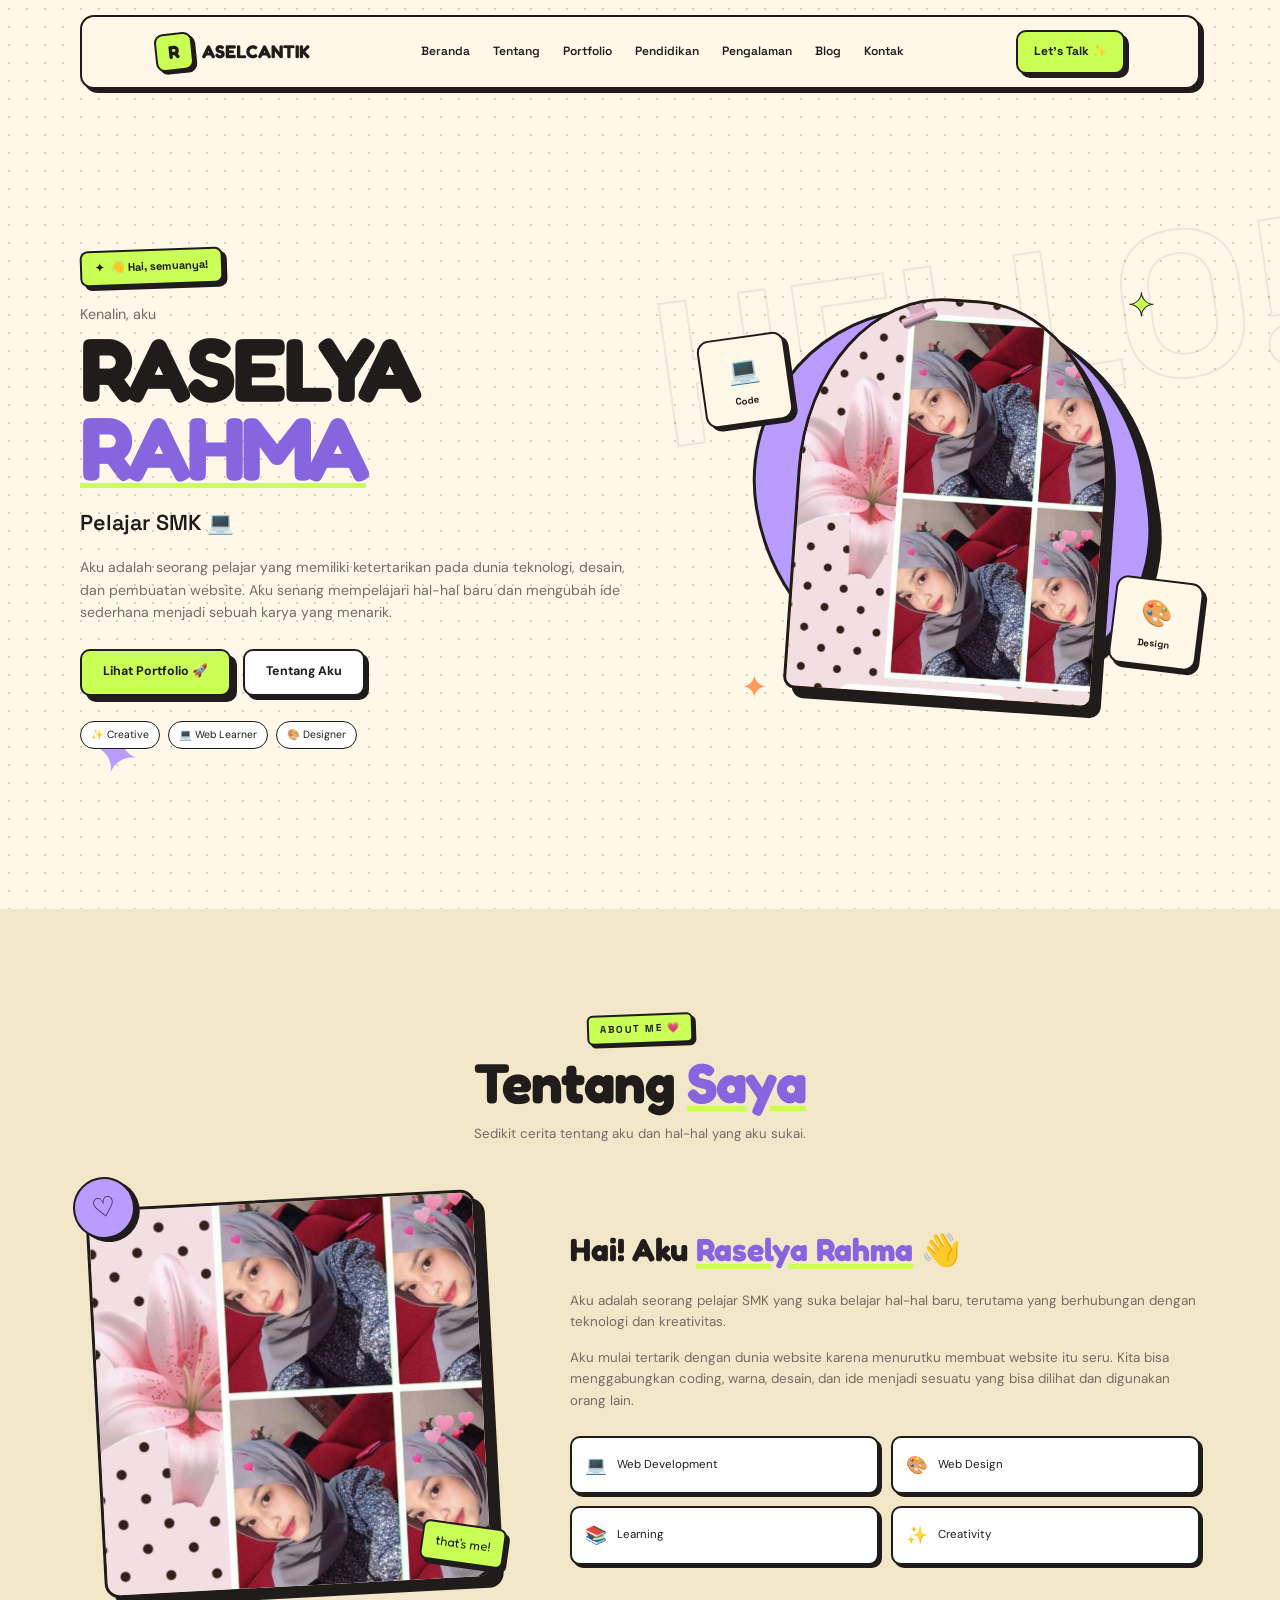
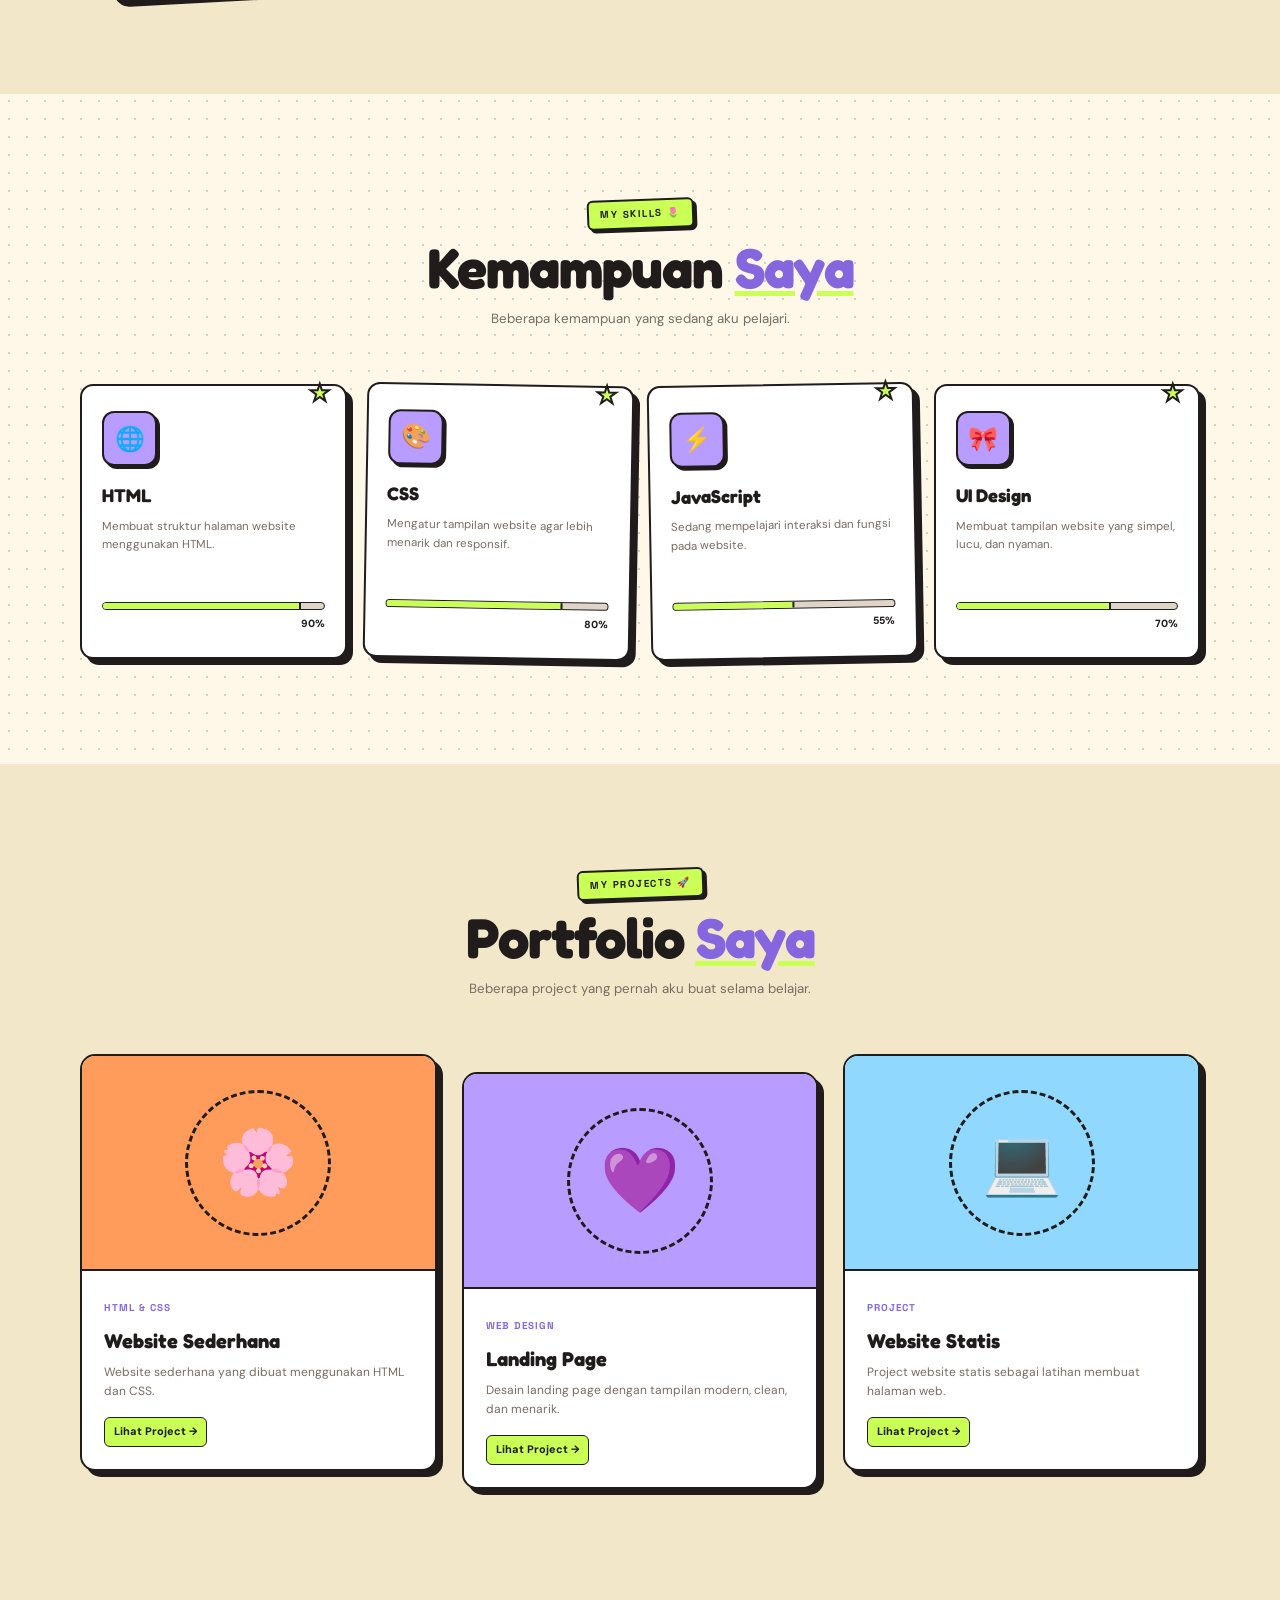
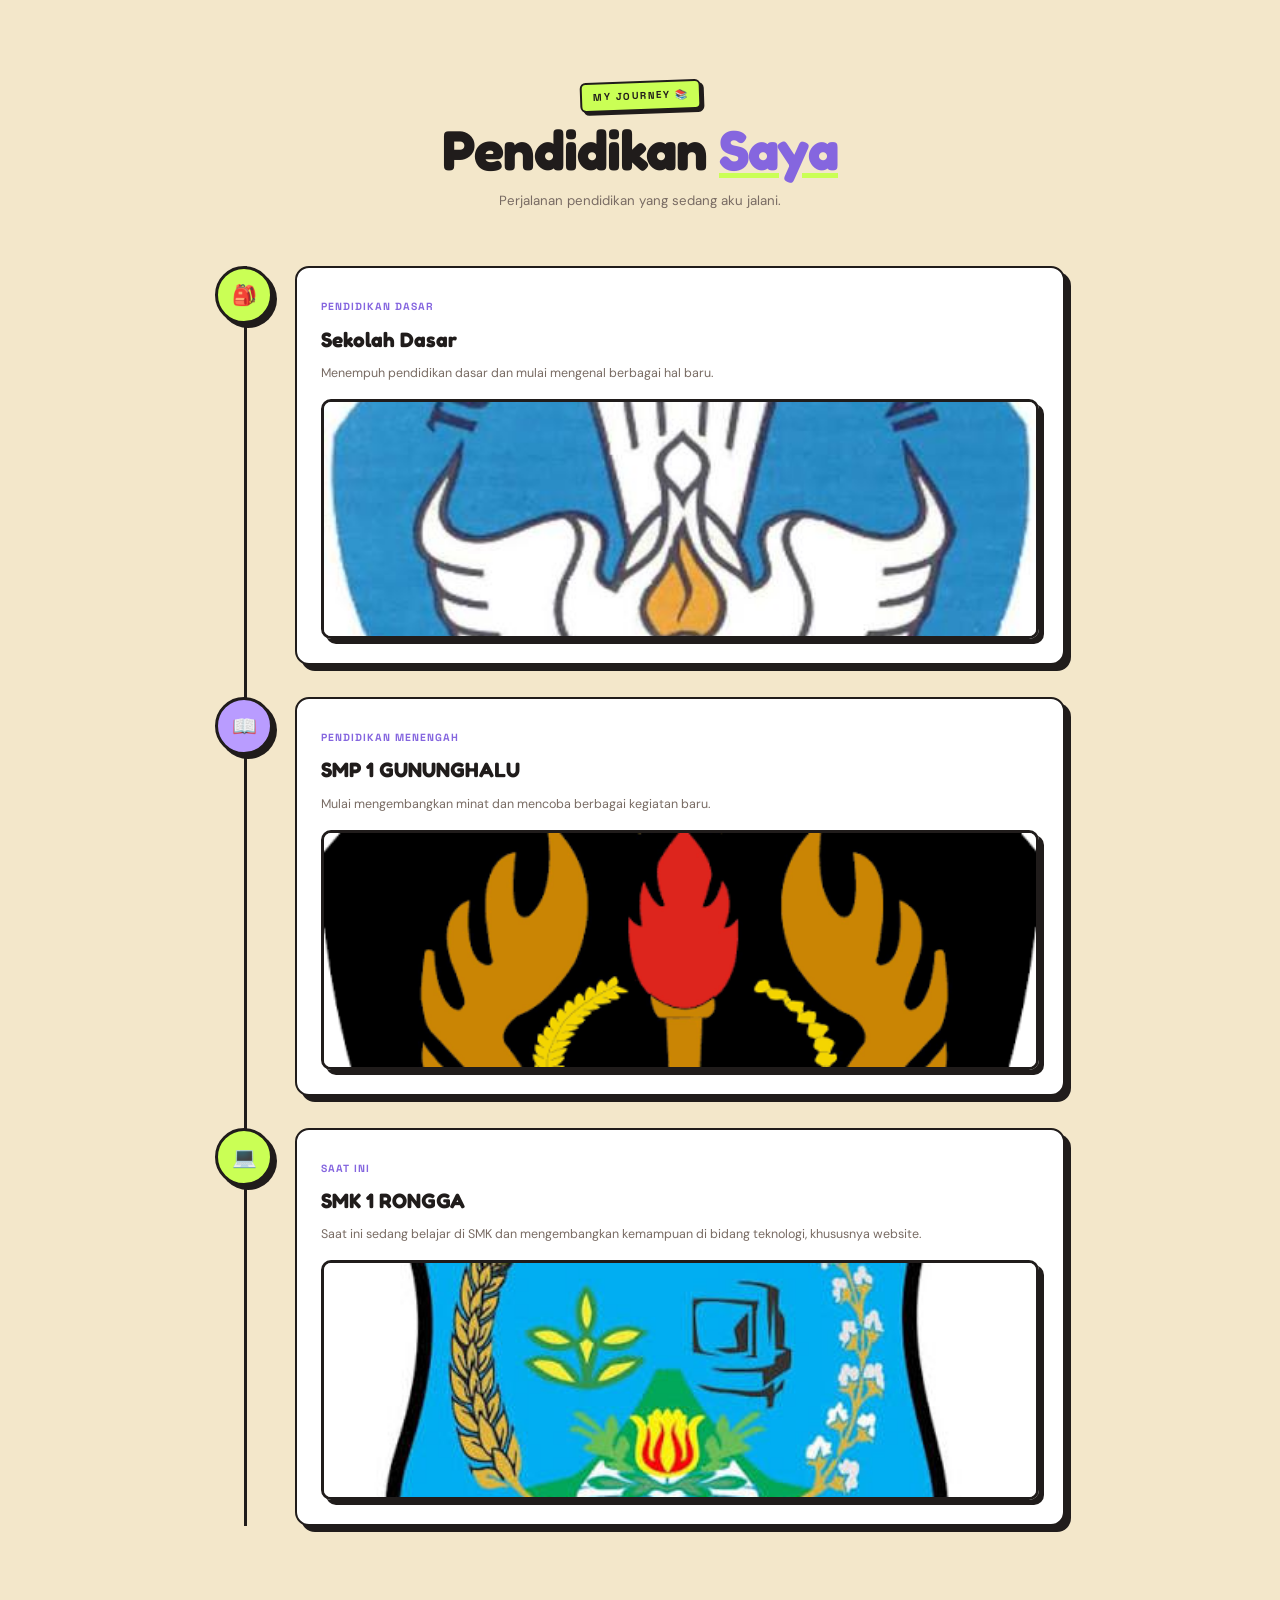
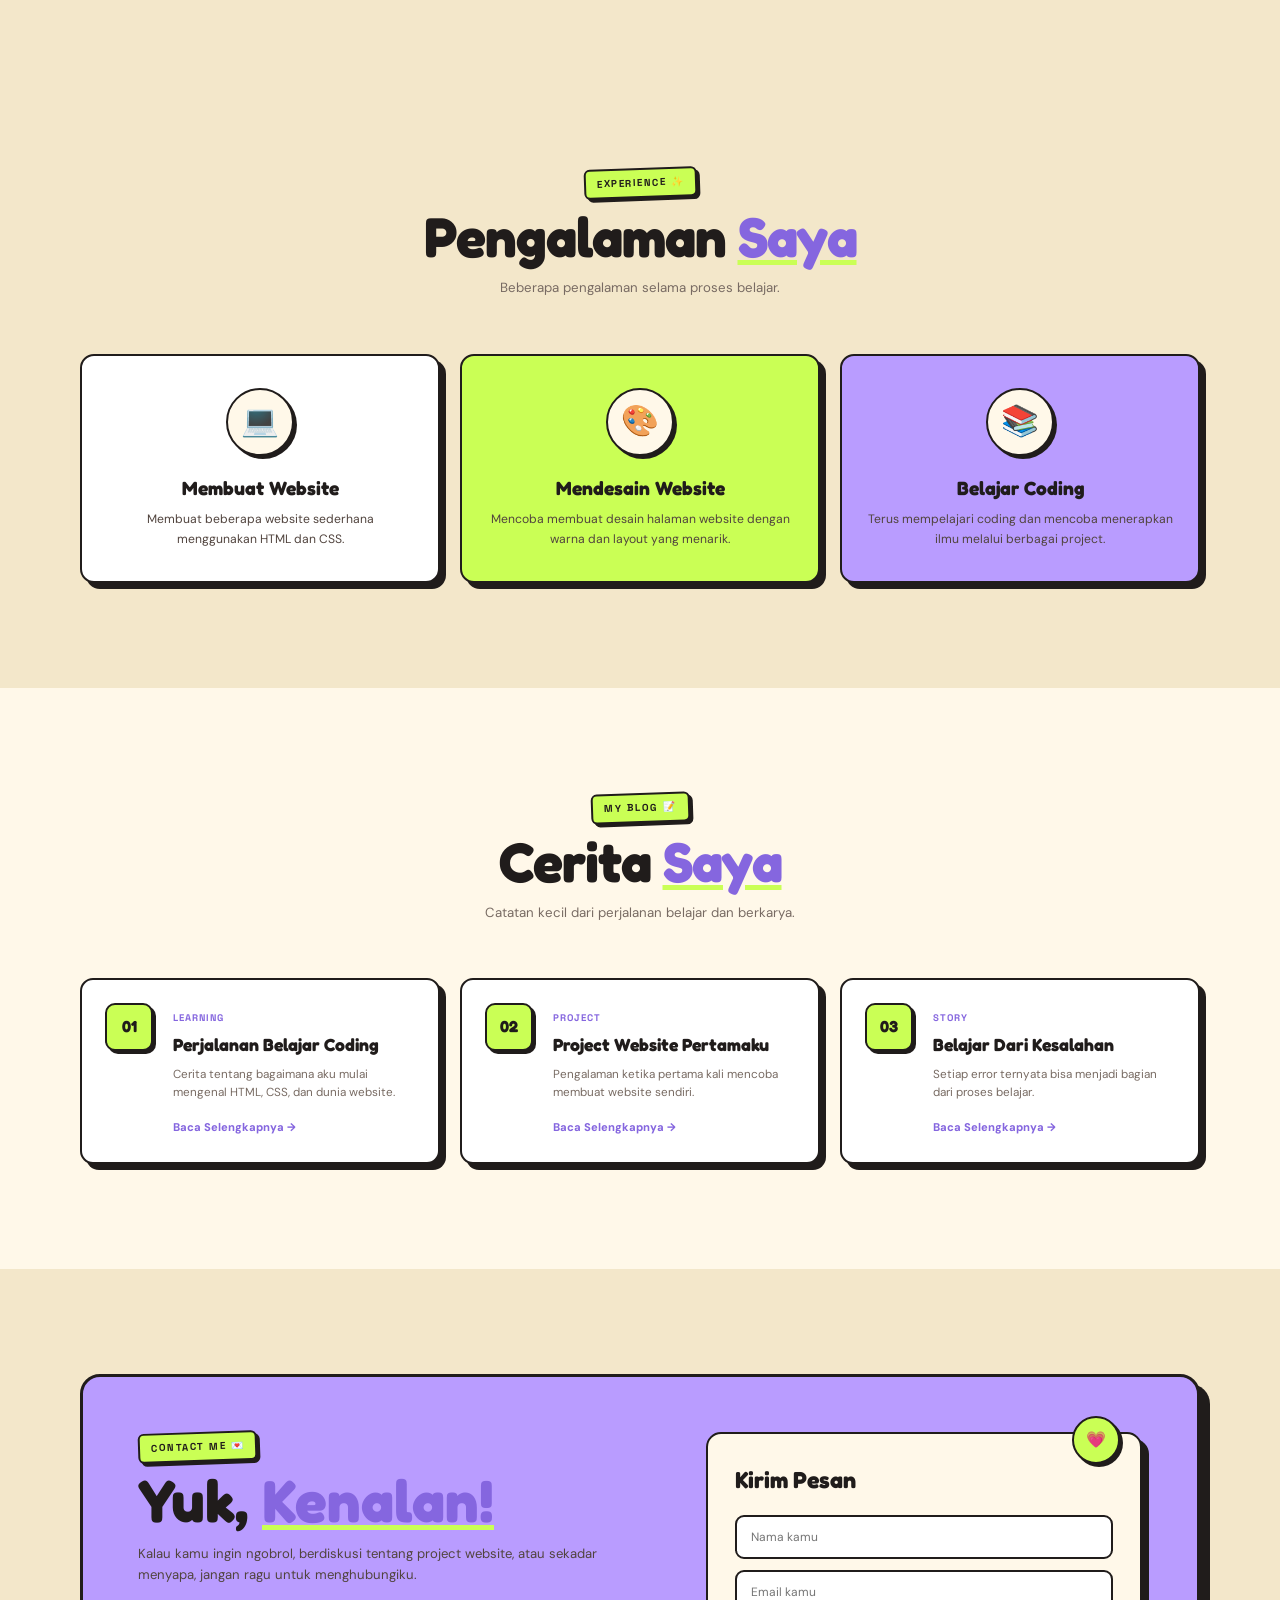
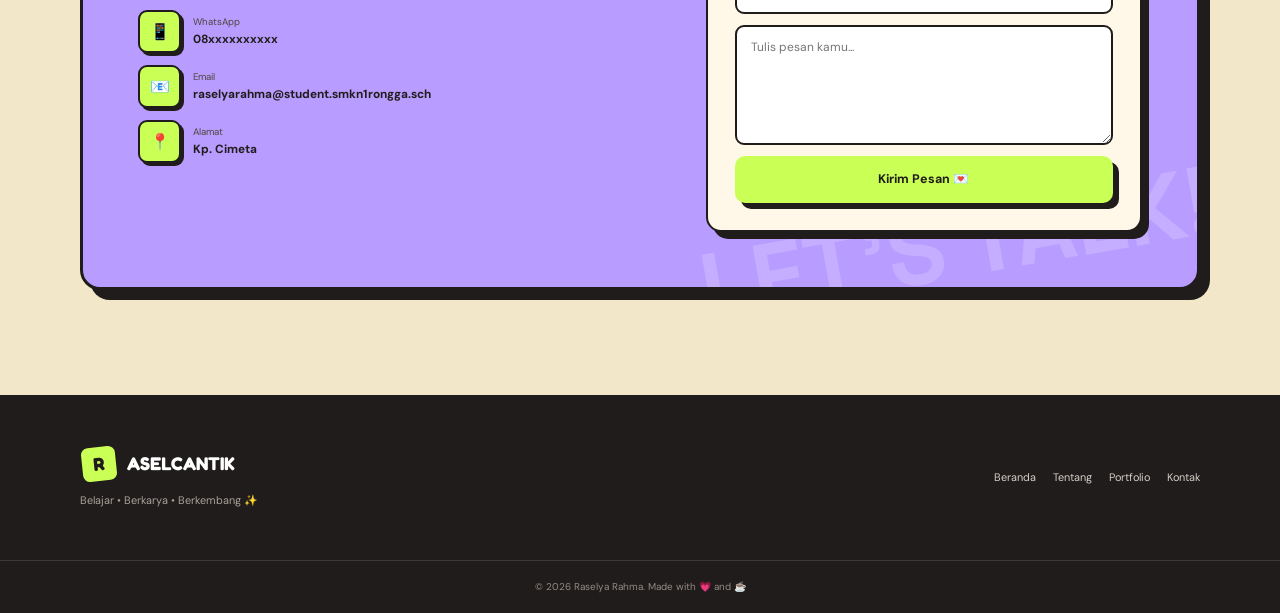
<file: index.html>
<!DOCTYPE html>
<html lang="id">
<head>
    <meta charset="UTF-8">
    <meta name="viewport" content="width=device-width, initial-scale=1.0">

    <meta name="description" content="Portfolio pribadi Raselya Rahma - Pelajar SMK yang tertarik pada teknologi, desain, dan pembuatan website.">

    <title>Portfolio | Raselya Rahma</title>

    <!-- Google Font -->
    <link rel="preconnect" href="https://fonts.googleapis.com">
    <link rel="preconnect" href="https://fonts.gstatic.com" crossorigin>
    <link href="https://fonts.googleapis.com/css2?family=Fredoka:wght@400;500;600;700&family=Poppins:wght@300;400;500;600;700&display=swap" rel="stylesheet">

    <!-- CSS -->
    <link rel="stylesheet" href="css/style.css">
</head>

<body>

    <!-- ================= NAVBAR ================= -->
    <header class="navbar">
        <div class="container nav-container">

            <a href="#beranda" class="logo">
                <span>R</span>ASELCANTIK
            </a>

            <nav>
                <ul class="nav-menu">
                    <li><a href="#beranda">Beranda</a></li>
                    <li><a href="#tentang">Tentang</a></li>
                    <li><a href="#portfolio">Portfolio</a></li>
                    <li><a href="#pendidikan">Pendidikan</a></li>
                    <li><a href="#pengalaman">Pengalaman</a></li>
                    <li><a href="#blog">Blog</a></li>
                    <li><a href="#kontak">Kontak</a></li>
                </ul>
            </nav>

            <a href="#kontak" class="nav-button">Let's Talk ✨</a>

        </div>
    </header>


    <main>

        <!-- ================= HERO ================= -->
        <section class="hero" id="beranda">

            <div class="container hero-container">

                <div class="hero-text">

                    <div class="badge">
                        👋 Hai, semuanya!
                    </div>

                    <p class="salam">
                        Kenalin, aku
                    </p>

                    <h1>
                        RASELYA <span>RAHMA</span>
                    </h1>

                    <h2>
                        Pelajar SMK <span>💻</span>
                    </h2>

                    <p class="deskripsi">
                        Aku adalah seorang pelajar yang memiliki ketertarikan
                        pada dunia teknologi, desain, dan pembuatan website.
                        Aku senang mempelajari hal-hal baru dan mengubah
                        ide sederhana menjadi sebuah karya yang menarik.
                    </p>

                    <div class="hero-buttons">
                        <a href="#portfolio" class="btn btn-primary">
                            Lihat Portfolio 🚀
                        </a>

                        <a href="#tentang" class="btn btn-secondary">
                            Tentang Aku
                        </a>
                    </div>

                    <div class="social-mini">
                        <span>✨ Creative</span>
                        <span>💻 Web Learner</span>
                        <span>🎨 Designer</span>
                    </div>

                </div>


                <div class="hero-image">

                    <div class="circle-bg"></div>

                    <div class="floating-card card-one">
                        💻
                        <span>Code</span>
                    </div>

                    <div class="floating-card card-two">
                        🎨
                        <span>Design</span>
                    </div>

                    <div class="image-wrapper">
                        <img
                            src="assets/img/WhatsApp Image 2026-09-30 at 11.29.29.jpeg"
                            alt="Foto Raselya Rahma"
                        >
                    </div>

                    <div class="star star-one">✦</div>
                    <div class="star star-two">✦</div>

                </div>

            </div>

        </section>


        <!-- ================= TENTANG ================= -->
        <section class="section" id="tentang">

            <div class="container">

                <div class="section-heading">
                    <span class="section-label">ABOUT ME 💗</span>
                    <h2>Tentang <span>Saya</span></h2>
                    <p>
                        Sedikit cerita tentang aku dan hal-hal yang aku sukai.
                    </p>
                </div>

                <div class="about-grid">

                    <div class="about-image">
                        <div class="about-decoration">♡</div>

                        <img
                            src="assets/img/WhatsApp Image 2026-09-30 at 11.29.29.jpeg"
                            alt="Raselya Rahma"
                        >
                    </div>

                    <div class="about-content">

                        <h3>
                            Hai! Aku <span>Raselya Rahma</span> 👋
                        </h3>

                        <p>
                            Aku adalah seorang pelajar SMK yang suka belajar
                            hal-hal baru, terutama yang berhubungan dengan
                            teknologi dan kreativitas.
                        </p>

                        <p>
                            Aku mulai tertarik dengan dunia website karena
                            menurutku membuat website itu seru. Kita bisa
                            menggabungkan coding, warna, desain, dan ide
                            menjadi sesuatu yang bisa dilihat dan digunakan
                            orang lain.
                        </p>

                        <div class="about-info">

                            <div>
                                <strong>💻</strong>
                                <span>Web Development</span>
                            </div>

                            <div>
                                <strong>🎨</strong>
                                <span>Web Design</span>
                            </div>

                            <div>
                                <strong>📚</strong>
                                <span>Learning</span>
                            </div>

                            <div>
                                <strong>✨</strong>
                                <span>Creativity</span>
                            </div>

                        </div>

                    </div>

                </div>

            </div>

        </section>


        <!-- ================= SKILLS ================= -->
        <section class="section skills-section">

            <div class="container">

                <div class="section-heading">
                    <span class="section-label">MY SKILLS 🌷</span>
                    <h2>Kemampuan <span>Saya</span></h2>
                    <p>
                        Beberapa kemampuan yang sedang aku pelajari.
                    </p>
                </div>

                <div class="skills-grid">

                    <div class="skill-card">
                        <div class="skill-icon">🌐</div>
                        <h3>HTML</h3>
                        <p>
                            Membuat struktur halaman website
                            menggunakan HTML.
                        </p>
                        <div class="progress">
                            <span style="width: 90%"></span>
                        </div>
                        <small>90%</small>
                    </div>

                    <div class="skill-card">
                        <div class="skill-icon">🎨</div>
                        <h3>CSS</h3>
                        <p>
                            Mengatur tampilan website agar
                            lebih menarik dan responsif.
                        </p>
                        <div class="progress">
                            <span style="width: 80%"></span>
                        </div>
                        <small>80%</small>
                    </div>

                    <div class="skill-card">
                        <div class="skill-icon">⚡</div>
                        <h3>JavaScript</h3>
                        <p>
                            Sedang mempelajari interaksi dan
                            fungsi pada website.
                        </p>
                        <div class="progress">
                            <span style="width: 55%"></span>
                        </div>
                        <small>55%</small>
                    </div>

                    <div class="skill-card">
                        <div class="skill-icon">🎀</div>
                        <h3>UI Design</h3>
                        <p>
                            Membuat tampilan website yang
                            simpel, lucu, dan nyaman.
                        </p>
                        <div class="progress">
                            <span style="width: 70%"></span>
                        </div>
                        <small>70%</small>
                    </div>

                </div>

            </div>

        </section>


        <!-- ================= PORTFOLIO ================= -->
        <section class="section" id="portfolio">

            <div class="container">

                <div class="section-heading">
                    <span class="section-label">MY PROJECTS 🚀</span>
                    <h2>Portfolio <span>Saya</span></h2>
                    <p>
                        Beberapa project yang pernah aku buat selama belajar.
                    </p>
                </div>

                <div class="portfolio-grid">

                    <article class="portfolio-card">

                        <div class="portfolio-image pink">
                            <span>🌸</span>
                        </div>

                        <div class="portfolio-content">
                            <span class="project-category">HTML & CSS</span>

                            <h3>Website Sederhana</h3>

                            <p>
                                Website sederhana yang dibuat menggunakan
                                HTML dan CSS.
                            </p>

                            <a href="#" class="project-link">
                                Lihat Project →
                            </a>
                        </div>

                    </article>


                    <article class="portfolio-card">

                        <div class="portfolio-image purple">
                            <span>💜</span>
                        </div>

                        <div class="portfolio-content">
                            <span class="project-category">WEB DESIGN</span>

                            <h3>Landing Page</h3>

                            <p>
                                Desain landing page dengan tampilan modern,
                                clean, dan menarik.
                            </p>

                            <a href="#" class="project-link">
                                Lihat Project →
                            </a>
                        </div>

                    </article>


                    <article class="portfolio-card">

                        <div class="portfolio-image blue">
                            <span>💻</span>
                        </div>

                        <div class="portfolio-content">
                            <span class="project-category">PROJECT</span>

                            <h3>Website Statis</h3>

                            <p>
                                Project website statis sebagai latihan
                                membuat halaman web.
                            </p>

                            <a href="#" class="project-link">
                                Lihat Project →
                            </a>
                        </div>

                    </article>

                </div>

            </div>

        </section>


        <!-- ================= PENDIDIKAN ================= -->
        <section class="section education-section" id="pendidikan">

            <div class="container">

                <div class="section-heading">
                    <span class="section-label">MY JOURNEY 📚</span>
                    <h2>Pendidikan <span>Saya</span></h2>
                    <p>
                        Perjalanan pendidikan yang sedang aku jalani.
                    </p>
                </div>

                <div class="timeline">

                    <div class="timeline-item">

                        <div class="timeline-dot">🎒</div>

                        <div class="timeline-content">

                            <span class="timeline-year">
                                Pendidikan Dasar
                            </span>

                            <h3>Sekolah Dasar</h3>

                            <p>
                                Menempuh pendidikan dasar dan mulai
                                mengenal berbagai hal baru.
                            </p>

                            <img
                                src="assets/img/sekolahdasarbanyuresmi.jpg"
                                alt="Sekolah Dasar"
                            >

                        </div>

                    </div>


                    <div class="timeline-item">

                        <div class="timeline-dot">📖</div>

                        <div class="timeline-content">

                            <span class="timeline-year">
                                Pendidikan Menengah
                            </span>

                            <h3>SMP 1 GUNUNGHALU</h3>

                            <p>
                                Mulai mengembangkan minat dan mencoba
                                berbagai kegiatan baru.
                            </p>

                            <img
                                src="assets/img/smpsagu.png"
                                alt="Sekolah Menengah Pertama"
                            >

                        </div>

                    </div>


                    <div class="timeline-item">

                        <div class="timeline-dot">💻</div>

                        <div class="timeline-content">

                            <span class="timeline-year">
                                Saat Ini
                            </span>

                            <h3>SMK 1 RONGGA</h3>

                            <p>
                                Saat ini sedang belajar di SMK dan
                                mengembangkan kemampuan di bidang teknologi,
                                khususnya website.
                            </p>

                            <img
                                src="assets/img/jingga.jpg"
                                alt="Sekolah Menengah Kejuruan"
                            >

                        </div>

                    </div>

                </div>

            </div>

        </section>


        <!-- ================= PENGALAMAN ================= -->
        <section class="section" id="pengalaman">

            <div class="container">

                <div class="section-heading">
                    <span class="section-label">EXPERIENCE ✨</span>
                    <h2>Pengalaman <span>Saya</span></h2>
                    <p>
                        Beberapa pengalaman selama proses belajar.
                    </p>
                </div>

                <div class="experience-grid">

                    <div class="experience-card">
                        <div class="experience-icon">💻</div>
                        <h3>Membuat Website</h3>
                        <p>
                            Membuat beberapa website sederhana
                            menggunakan HTML dan CSS.
                        </p>
                    </div>

                    <div class="experience-card">
                        <div class="experience-icon">🎨</div>
                        <h3>Mendesain Website</h3>
                        <p>
                            Mencoba membuat desain halaman website
                            dengan warna dan layout yang menarik.
                        </p>
                    </div>

                    <div class="experience-card">
                        <div class="experience-icon">📚</div>
                        <h3>Belajar Coding</h3>
                        <p>
                            Terus mempelajari coding dan mencoba
                            menerapkan ilmu melalui berbagai project.
                        </p>
                    </div>

                </div>

            </div>

        </section>


        <!-- ================= BLOG ================= -->
        <section class="section blog-section" id="blog">

            <div class="container">

                <div class="section-heading">
                    <span class="section-label">MY BLOG 📝</span>
                    <h2>Cerita <span>Saya</span></h2>
                    <p>
                        Catatan kecil dari perjalanan belajar dan berkarya.
                    </p>
                </div>

                <div class="blog-grid">

                    <article class="blog-card">

                        <div class="blog-number">
                            01
                        </div>

                        <div>
                            <span>Learning</span>
                            <h3>Perjalanan Belajar Coding</h3>

                            <p>
                                Cerita tentang bagaimana aku mulai
                                mengenal HTML, CSS, dan dunia website.
                            </p>

                            <a href="#">Baca Selengkapnya →</a>
                        </div>

                    </article>


                    <article class="blog-card">

                        <div class="blog-number">
                            02
                        </div>

                        <div>
                            <span>Project</span>
                            <h3>Project Website Pertamaku</h3>

                            <p>
                                Pengalaman ketika pertama kali mencoba
                                membuat website sendiri.
                            </p>

                            <a href="#">Baca Selengkapnya →</a>
                        </div>

                    </article>


                    <article class="blog-card">

                        <div class="blog-number">
                            03
                        </div>

                        <div>
                            <span>Story</span>
                            <h3>Belajar Dari Kesalahan</h3>

                            <p>
                                Setiap error ternyata bisa menjadi
                                bagian dari proses belajar.
                            </p>

                            <a href="#">Baca Selengkapnya →</a>
                        </div>

                    </article>

                </div>

            </div>

        </section>


        <!-- ================= KONTAK ================= -->
        <section class="section contact-section" id="kontak">

            <div class="container">

                <div class="contact-box">

                    <div class="contact-text">

                        <span class="section-label">
                            CONTACT ME 💌
                        </span>

                        <h2>
                            Yuk, <span>Kenalan!</span>
                        </h2>

                        <p>
                            Kalau kamu ingin ngobrol, berdiskusi tentang
                            project website, atau sekadar menyapa,
                            jangan ragu untuk menghubungiku.
                        </p>

                        <div class="contact-list">

                            <div class="contact-item">
                                <div>📱</div>
                                <div>
                                    <small>WhatsApp</small>
                                    <strong>08xxxxxxxxxx</strong>
                                </div>
                            </div>

                            <div class="contact-item">
                                <div>📧</div>
                                <div>
                                    <small>Email</small>
                                    <strong>raselyarahma@student.smkn1rongga.sch</strong>
                                </div>
                            </div>

                            <div class="contact-item">
                                <div>📍</div>
                                <div>
                                    <small>Alamat</small>
                                    <strong>Kp. Cimeta</strong>
                                </div>
                            </div>

                        </div>

                    </div>


                    <div class="contact-form">

                        <div class="form-decoration">💗</div>

                        <h3>Kirim Pesan</h3>

                        <form>

                            <input
                                type="text"
                                placeholder="Nama kamu"
                                required
                            >

                            <input
                                type="email"
                                placeholder="Email kamu"
                                required
                            >

                            <textarea
                                rows="5"
                                placeholder="Tulis pesan kamu..."
                                required
                            ></textarea>

                            <button
                                type="submit"
                                class="btn btn-primary"
                            >
                                Kirim Pesan 💌
                            </button>

                        </form>

                    </div>

                </div>

            </div>

        </section>

    </main>


    <!-- ================= FOOTER ================= -->
    <footer>

        <div class="container footer-container">

            <div>
                <a href="#beranda" class="logo">
                    <span>R</span>ASELCANTIK
                </a>

                <p>
                    Belajar • Berkarya • Berkembang ✨
                </p>
            </div>

            <div class="footer-links">
                <a href="#beranda">Beranda</a>
                <a href="#tentang">Tentang</a>
                <a href="#portfolio">Portfolio</a>
                <a href="#kontak">Kontak</a>
            </div>

        </div>

        <div class="copyright">
            © 2026 Raselya Rahma. Made with 💗 and ☕
        </div>

    </footer>


</body>
</html>
</file>
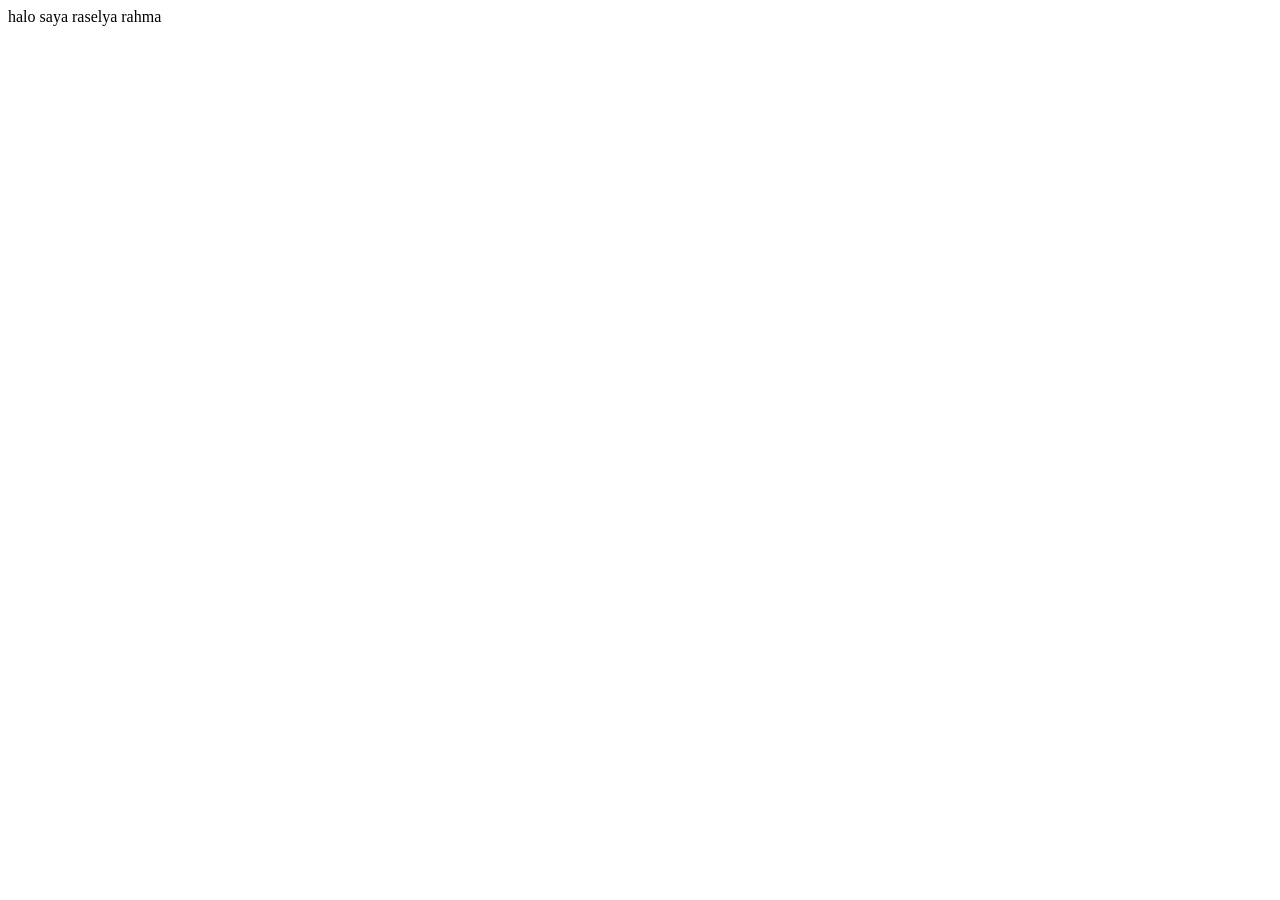
<file: github.html>
<!DOCTYPE html>
<html lang="en">
<head>
    <meta charset="UTF-8">
    <meta name="viewport" content="width=device-width, initial-scale=1.0">
    <title>Document</title>
</head>
<body>
    halo saya raselya rahma 
</body>
</html>
</file>
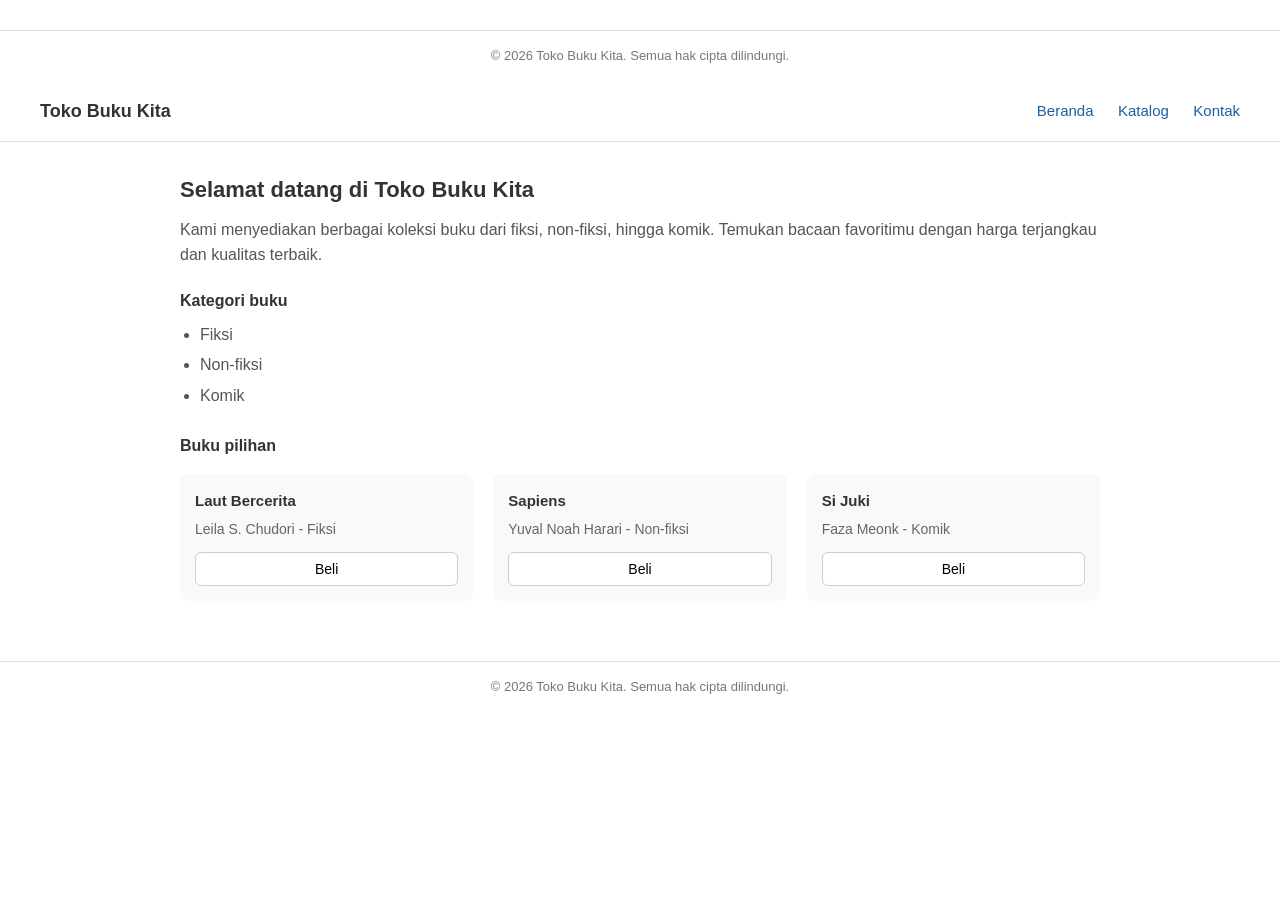
<file: tokobuku.html>
<!doctype html>
<html lang="id">

<head>
    <meta charset="UTF-8" />
    <meta name="viewport" content="width=device-width, initial-scale=1.0" />
    <title>Toko Buku Kita</title>
    <style>
        * {
            margin: 0;
            padding: 0;
            box-sizing: border-box;
            font-family: "Segoe UI", Arial, sans-serif;
        }

        body {
            background-color: #fff;
            color: #333;
            line-height: 1.6;
        }

        /* HEADER */
        header {
            display: flex;
            justify-content: space-between;
            align-items: center;
            padding: 15px 40px;
            border-bottom: 1px solid #e0e0e0;
        }

        header h1 {
            font-size: 18px;
            font-weight: 600;
        }

        nav a {
            text-decoration: none;
            color: #1a5fa3;
            margin-left: 20px;
            font-size: 15px;
        }

        nav a:hover {
            text-decoration: underline;
        }

        /* MAIN */
        main {
            padding: 30px 40px;
            max-width: 1000px;
            margin: auto;
        }

        main h2 {
            font-size: 22px;
            margin-bottom: 10px;
        }

        main p {
            color: #555;
            margin-bottom: 20px;
        }

        /* KATEGORI */
        .kategori {
            margin-bottom: 25px;
        }

        .kategori h3 {
            font-size: 16px;
            margin-bottom: 8px;
        }

        .kategori ul {
            margin-left: 20px;
        }

        .kategori li {
            color: #555;
            margin-bottom: 5px;
        }

        /* BUKU PILIHAN */
        .buku-pilihan h3 {
            font-size: 16px;
            margin-bottom: 15px;
        }

        .grid-buku {
            display: grid;
            grid-template-columns: repeat(3, 1fr);
            gap: 20px;
        }

        .card {
            background-color: #f9f9f9;
            padding: 15px;
            border-radius: 8px;
        }

        .card h4 {
            font-size: 15px;
            margin-bottom: 5px;
        }

        .card p {
            font-size: 14px;
            color: #666;
            margin-bottom: 12px;
        }

        .btn-beli {
            width: 100%;
            padding: 8px;
            border: 1px solid #ccc;
            background-color: #fff;
            border-radius: 6px;
            cursor: pointer;
            font-size: 14px;
        }

        .btn-beli:hover {
            background-color: #f0f0f0;
        }

        /* FOOTER */
        footer {
            text-align: center;
            padding: 15px;
            border-top: 1px solid #e0e0e0;
            font-size: 13px;
            color: #777;
            margin-top: 30px;
        }

        /* RESPONSIVE */
        @media (max-width: 768px) {
            .grid-buku {
                grid-template-columns: 1fr;
            }

            header {
                padding: 15px 20px;
            }

            main {
                padding: 20px;
            }
        }
    </style>
</head>

<body>
   
        </div>
    </main>
    <footer>© 2026 Toko Buku Kita. Semua hak cipta dilindungi.</footer>
</body>

</html>
<!doctype html>
<html lang="id">

<head>
    <meta charset="UTF-8" />
    <meta name="viewport" content="width=device-width, initial-scale=1.0" />
    <title>Toko Buku Kita</title>
    <style>
        * {
            margin: 0;
            padding: 0;
            box-sizing: border-box;
            font-family: "Segoe UI", Arial, sans-serif;
        }

        body {
            background-color: #fff;
            color: #333;
            line-height: 1.6;
        }

        /* HEADER */
        header {
            display: flex;
            justify-content: space-between;
            align-items: center;
            padding: 15px 40px;
            border-bottom: 1px solid #e0e0e0;
        }

        header h1 {
            font-size: 18px;
            font-weight: 600;
        }

        nav a {
            text-decoration: none;
            color: #1a5fa3;
            margin-left: 20px;
            font-size: 15px;
        }

        nav a:hover {
            text-decoration: underline;
        }
 <header>
        <h1>Toko Buku Kita</h1>
        <nav> <a href="#">Beranda</a> <a href="#">Katalog</a> <a href="#">Kontak</a> </nav>
    </header>
    <main>
        <h2>Selamat datang di Toko Buku Kita</h2>
        <p> Kami menyediakan berbagai koleksi buku dari fiksi, non-fiksi, hingga komik. Temukan bacaan favoritimu dengan
            harga terjangkau dan kualitas terbaik. </p>
        <div class="kategori">
            <h3>Kategori buku</h3>
            <ul>
                <li>Fiksi</li>
                <li>Non-fiksi</li>
                <li>Komik</li>
            </ul>
        </div>
        <div class="buku-pilihan">
            <h3>Buku pilihan</h3>
            <div class="grid-buku">
                <div class="card">
                    <h4>Laut Bercerita</h4>
                    <p>Leila S. Chudori - Fiksi</p> <button class="btn-beli">Beli</button>
                </div>
                <div class="card">
                    <h4>Sapiens</h4>
                    <p>Yuval Noah Harari - Non-fiksi</p> <button class="btn-beli">Beli</button>
                </div>
                <div class="card">
                    <h4>Si Juki</h4>
                    <p>Faza Meonk - Komik</p> <button class="btn-beli">Beli</button>
                </div>
            </div>
        /* MAIN */
        main {
            padding: 30px 40px;
            max-width: 1000px;
            margin: auto;
        }

        main h2 {
            font-size: 22px;
            margin-bottom: 10px;
        }

        main p {
            color: #555;
            margin-bottom: 20px;
        }

        /* KATEGORI */
        .kategori {
            margin-bottom: 25px;
        }

        .kategori h3 {
            font-size: 16px;
            margin-bottom: 8px;
        }

        .kategori ul {
            margin-left: 20px;
        }

        .kategori li {
            color: #555;
            margin-bottom: 5px;
        }

        /* BUKU PILIHAN */
        .buku-pilihan h3 {
            font-size: 16px;
            margin-bottom: 15px;
        }

        .grid-buku {
            display: grid;
            grid-template-columns: repeat(3, 1fr);
            gap: 20px;
        }

        .card {
            background-color: #f9f9f9;
            padding: 15px;
            border-radius: 8px;
        }

        .card h4 {
            font-size: 15px;
            margin-bottom: 5px;
        }

        .card p {
            font-size: 14px;
            color: #666;
            margin-bottom: 12px;
        }

        .btn-beli {
            width: 100%;
            padding: 8px;
            border: 1px solid #ccc;
            background-color: #fff;
            border-radius: 6px;
            cursor: pointer;
            font-size: 14px;
        }

        .btn-beli:hover {
            background-color: #f0f0f0;
        }

        /* FOOTER */
        footer {
            text-align: center;
            padding: 15px;
            border-top: 1px solid #e0e0e0;
            font-size: 13px;
            color: #777;
            margin-top: 30px;
        }

        /* RESPONSIVE */
        @media (max-width: 768px) {
            .grid-buku {
                grid-template-columns: 1fr;
            }

            header {
                padding: 15px 20px;
            }

            main {
                padding: 20px;
            }
        }
    </style>
</head>

<body>
    <header>
        <h1>Toko Buku Kita</h1>
        <nav> <a href="#">Beranda</a> <a href="#">Katalog</a> <a href="#">Kontak</a> </nav>
    </header>
    <main>
        <h2>Selamat datang di Toko Buku Kita</h2>
        <p> Kami menyediakan berbagai koleksi buku dari fiksi, non-fiksi, hingga komik. Temukan bacaan favoritimu dengan
            harga terjangkau dan kualitas terbaik. </p>
        <div class="kategori">
            <h3>Kategori buku</h3>
            <ul>
                <li>Fiksi</li>
                <li>Non-fiksi</li>
                <li>Komik</li>
            </ul>
        </div>
        <div class="buku-pilihan">
            <h3>Buku pilihan</h3>
            <div class="grid-buku">
                <div class="card">
                    <h4>Laut Bercerita</h4>
                    <p>Leila S. Chudori - Fiksi</p> <button class="btn-beli">Beli</button>
                </div>
                <div class="card">
                    <h4>Sapiens</h4>
                    <p>Yuval Noah Harari - Non-fiksi</p> <button class="btn-beli">Beli</button>
                </div>
                <div class="card">
                    <h4>Si Juki</h4>
                    <p>Faza Meonk - Komik</p> <button class="btn-beli">Beli</button>
                </div>
            </div>
        </div>
    </main>
    <footer>© 2026 Toko Buku Kita. Semua hak cipta dilindungi.</footer>
</body>

</html>
</file>
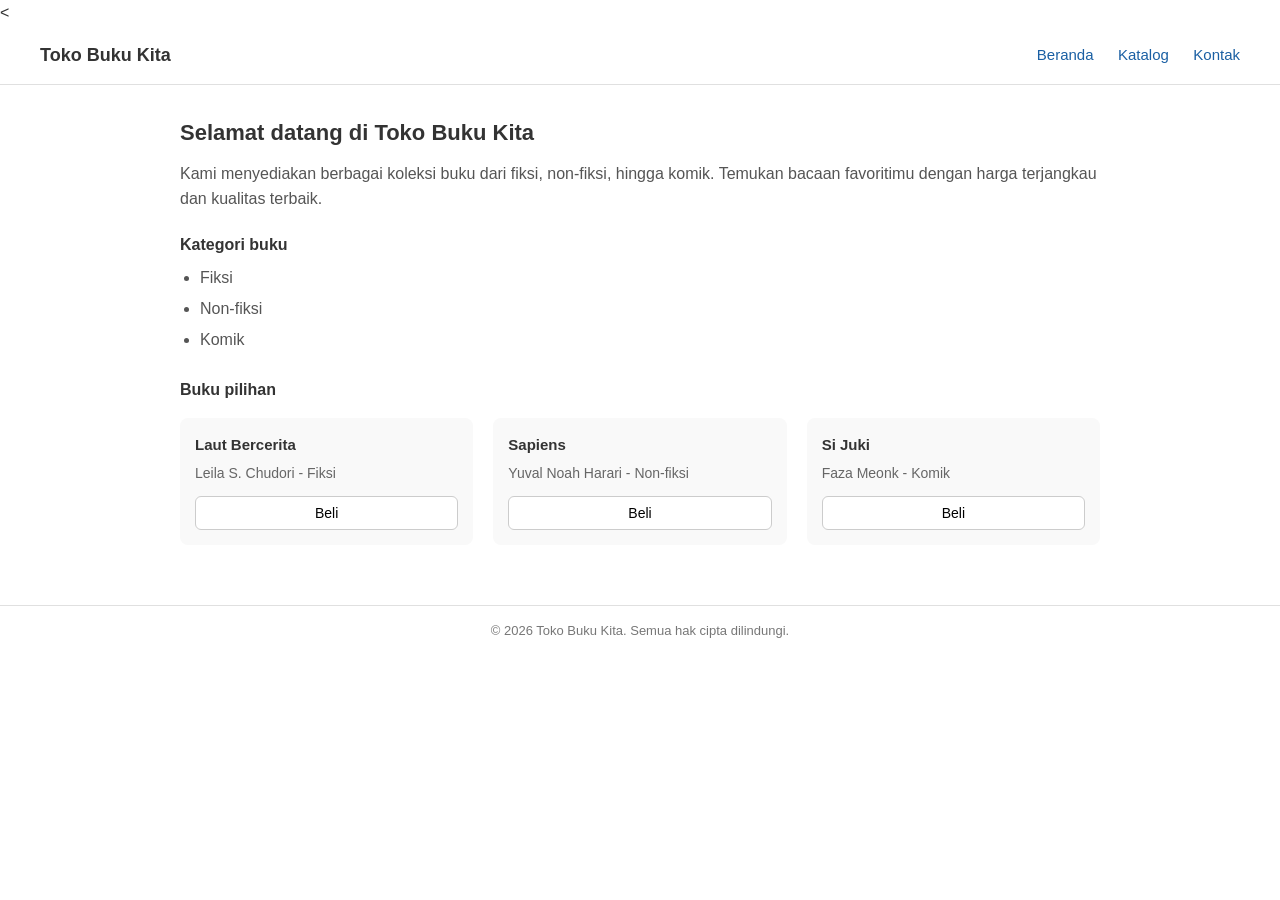
<file: css/tokobuku.html>
<<!doctype html>
    <html lang="id">

    <head>
        <meta charset="UTF-8" />
        <meta name="viewport" content="width=device-width, initial-scale=1.0" />
        <title>Toko Buku Kita</title>
        <style>
            * {
                margin: 0;
                padding: 0;
                box-sizing: border-box;
                font-family: "Segoe UI", Arial, sans-serif;
            }

            body {
                background-color: #fff;
                color: #333;
                line-height: 1.6;
            }

            /* HEADER */
            header {
                display: flex;
                justify-content: space-between;
                align-items: center;
                padding: 15px 40px;
                border-bottom: 1px solid #e0e0e0;
            }

            header h1 {
                font-size: 18px;
                font-weight: 600;
            }

            nav a {
                text-decoration: none;
                color: #1a5fa3;
                margin-left: 20px;
                font-size: 15px;
            }

            nav a:hover {
                text-decoration: underline;
            }

            /* MAIN */
            main {
                padding: 30px 40px;
                max-width: 1000px;
                margin: auto;
            }

            main h2 {
                font-size: 22px;
                margin-bottom: 10px;
            }

            main p {
                color: #555;
                margin-bottom: 20px;
            }

            /* KATEGORI */
            .kategori {
                margin-bottom: 25px;
            }

            .kategori h3 {
                font-size: 16px;
                margin-bottom: 8px;
            }

            .kategori ul {
                margin-left: 20px;
            }

            .kategori li {
                color: #555;
                margin-bottom: 5px;
            }

            /* BUKU PILIHAN */
            .buku-pilihan h3 {
                font-size: 16px;
                margin-bottom: 15px;
            }

            .grid-buku {
                display: grid;
                grid-template-columns: repeat(3, 1fr);
                gap: 20px;
            }

            .card {
                background-color: #f9f9f9;
                padding: 15px;
                border-radius: 8px;
            }

            .card h4 {
                font-size: 15px;
                margin-bottom: 5px;
            }

            .card p {
                font-size: 14px;
                color: #666;
                margin-bottom: 12px;
            }

            .btn-beli {
                width: 100%;
                padding: 8px;
                border: 1px solid #ccc;
                background-color: #fff;
                border-radius: 6px;
                cursor: pointer;
                font-size: 14px;
            }

            .btn-beli:hover {
                background-color: #f0f0f0;
            }

            /* FOOTER */
            footer {
                text-align: center;
                padding: 15px;
                border-top: 1px solid #e0e0e0;
                font-size: 13px;
                color: #777;
                margin-top: 30px;
            }

            /* RESPONSIVE */
            @media (max-width: 768px) {
                .grid-buku {
                    grid-template-columns: 1fr;
                }

                header {
                    padding: 15px 20px;
                }

                main {
                    padding: 20px;
                }
            }
        </style>
    </head>

    <body>
        <header>
            <h1>Toko Buku Kita</h1>
            <nav> <a href="#">Beranda</a> <a href="#">Katalog</a> <a href="#">Kontak</a> </nav>
        </header>
        <main>
            <h2>Selamat datang di Toko Buku Kita</h2>
            <p> Kami menyediakan berbagai koleksi buku dari fiksi, non-fiksi, hingga komik. Temukan bacaan favoritimu
                dengan harga terjangkau dan kualitas terbaik. </p>
            <div class="kategori">
                <h3>Kategori buku</h3>
                <ul>
                    <li>Fiksi</li>
                    <li>Non-fiksi</li>
                    <li>Komik</li>
                </ul>
            </div>
            <div class="buku-pilihan">
                <h3>Buku pilihan</h3>
                <div class="grid-buku">
                    <div class="card">
                        <h4>Laut Bercerita</h4>
                        <p>Leila S. Chudori - Fiksi</p> <button class="btn-beli">Beli</button>
                    </div>
                    <div class="card">
                        <h4>Sapiens</h4>
                        <p>Yuval Noah Harari - Non-fiksi</p> <button class="btn-beli">Beli</button>
                    </div>
                    <div class="card">
                        <h4>Si Juki</h4>
                        <p>Faza Meonk - Komik</p> <button class="btn-beli">Beli</button>
                    </div>
                </div>
            </div>
        </main>
        <footer>© 2026 Toko Buku Kita. Semua hak cipta dilindungi.</footer>
    </body>

    </html>
</file>
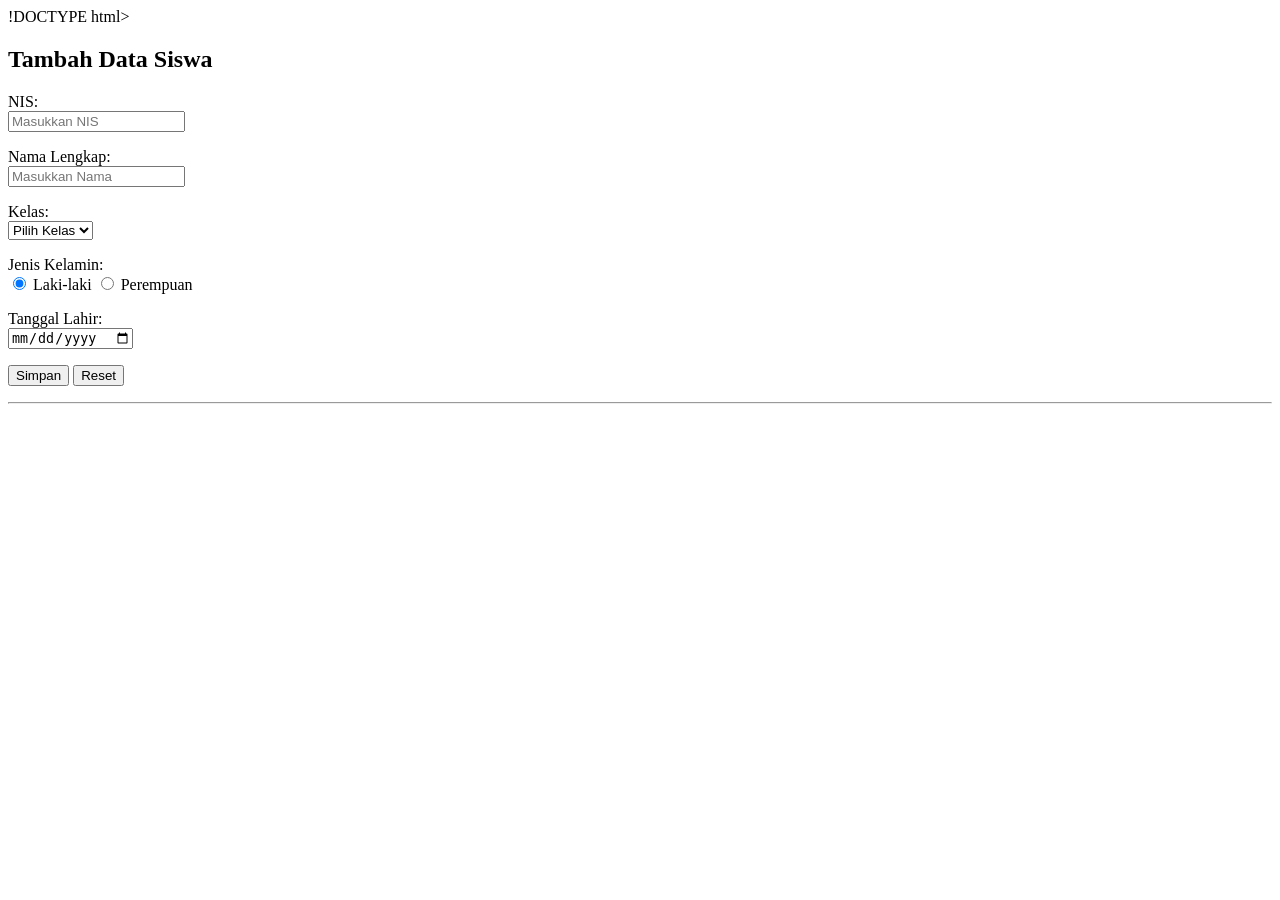
<file: css/form/dataSiswa.html>
!DOCTYPE html>
<html lang="id">
  <head>
    <title>Data Siswa</title>
  </head>
  <body>
    <!-- 1. FORM INPUT DATA SISWA -->
    <h2>Tambah Data Siswa</h2>
    <form>
      <p>
        <label>NIS:</label><br />
        <input type="text" placeholder="Masukkan NIS" />
      </p>
      <p>
        <label>Nama Lengkap:</label><br />
        <input type="text" placeholder="Masukkan Nama" />
      </p>
      <p>
        <label>Kelas:</label><br />
        <select>
          <option>Pilih Kelas</option>
          <option>XI RPL 3</option>
          <option>X TSM 1</option>
        </select>
      </p>
      <p>
        <label>Jenis Kelamin:</label><br />
        <input type="radio" name="jk" checked /> Laki-laki
        <input type="radio" name="jk" /> Perempuan
      </p>
      <p>
        <label>Tanggal Lahir:</label><br />
        <input type="date" />
      </p>
      <button type="submit">Simpan</button> <button type="reset">Reset</button>
    </form>
    <hr />
  </body>
</html>
</file>
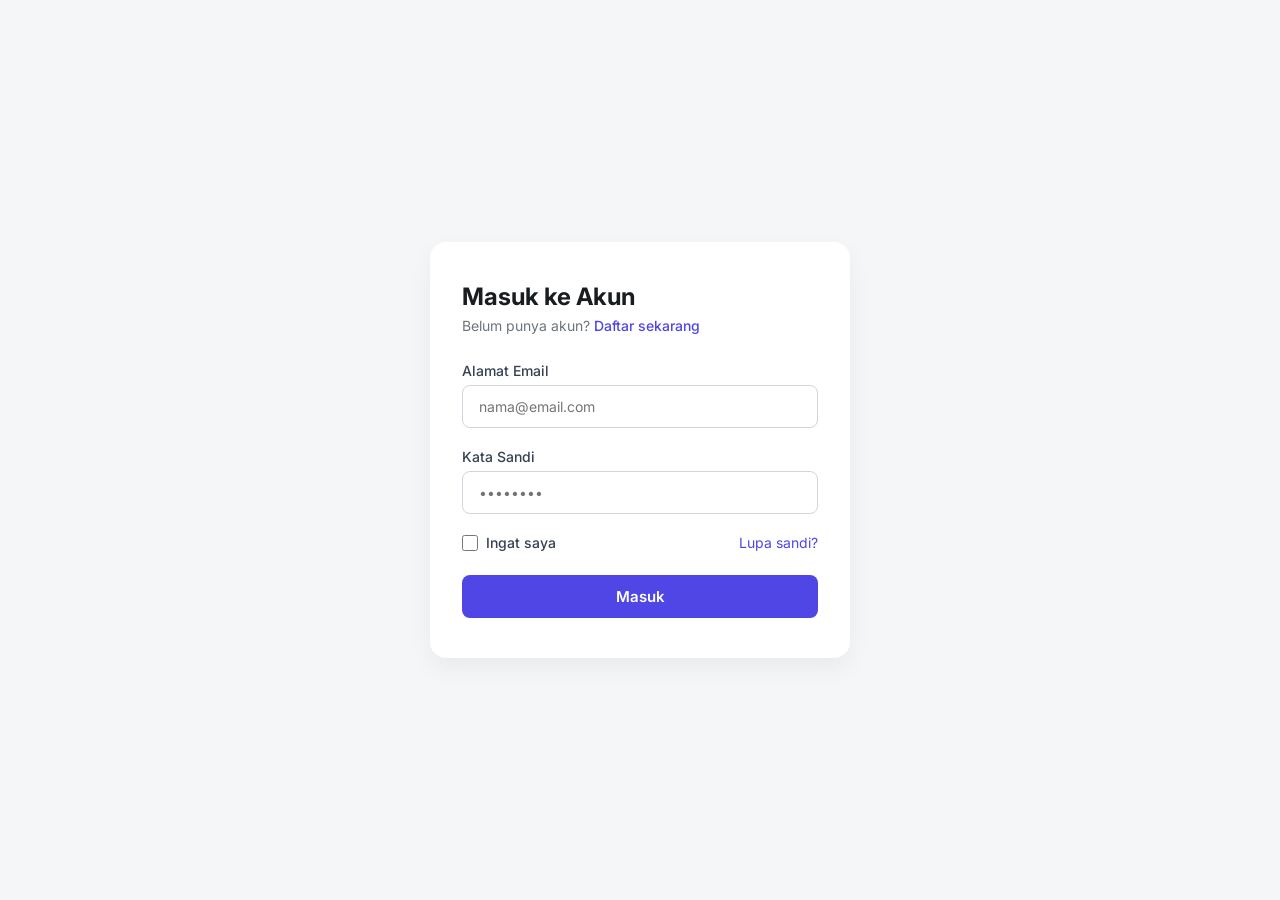
<file: css/form/form.html>
<!doctype html>
<html lang="id">
  <head>
    <meta charset="UTF-8" />
    <meta name="viewport" content="width=device-width, initial-scale=1.0" />
    <title>Login System</title>
    <link
      href="https://fonts.googleapis.com/css2?family=Inter:wght@400;500;600;700&display=swap"
      rel="stylesheet"
    />
    <style>
      * {
        box-sizing: border-box;
        margin: 0;
        padding: 0;
        font-family: "Inter", sans-serif;
      }
      body {
        background-color: #f4f6f8;
        min-height: 100vh;
        display: flex;
        justify-content: center;
        align-items: center;
        padding: 20px;
      }
      .card {
        background: #ffffff;
        width: 100%;
        max-width: 420px;
        padding: 40px 32px;
        border-radius: 16px;
        box-shadow: 0 10px 25px rgba(0, 0, 0, 0.05);
      }
      .header {
        margin-bottom: 28px;
      }
      .header h3 {
        font-size: 24px;
        font-weight: 700;
        color: #1a1d20;
        margin-bottom: 6px;
      }
      .header p {
        font-size: 14px;
        color: #6c757d;
      }
      .header a {
        color: #4f46e5;
        text-decoration: none;
        font-weight: 500;
      }
      .header a:hover {
        text-decoration: underline;
      }
      .form-group {
        margin-bottom: 20px;
        display: flex;
        flex-direction: column;
        gap: 6px;
      }
      label {
        font-size: 14px;
        font-weight: 500;
        color: #344054;
      }
      input[type="email"],
      input[type="password"] {
        width: 100%;
        padding: 12px 16px;
        border: 1px solid #d0d5dd;
        border-radius: 8px;
        font-size: 14px;
        outline: none;
        transition: all 0.2s ease;
      }
      input[type="email"]:focus,
      input[type="password"]:focus {
        border-color: #4f46e5;
        box-shadow: 0 0 0 4px rgba(79, 70, 229, 0.1);
      }
      .remember-forgot {
        display: flex;
        align-items: center;
        justify-content: space-between;
        margin-bottom: 24px;
        font-size: 14px;
      }
      .checkbox-container {
        display: flex;
        align-items: center;
        gap: 8px;
        cursor: pointer;
        color: #344054;
      }
      .checkbox-container input[type="checkbox"] {
        width: 16px;
        height: 16px;
        accent-color: #4f46e5;
        cursor: pointer;
      }
      .btn-submit {
        width: 100%;
        padding: 12px;
        background-color: #4f46e5;
        color: white;
        border: none;
        border-radius: 8px;
        font-size: 15px;
        font-weight: 600;
        cursor: pointer;
        transition: background 0.2s ease;
      }
      .btn-submit:hover {
        background-color: #4338ca;
      }
    </style>
  </head>
  <body>
    <div class="card">
      <div class="header">
        <h3>Masuk ke Akun</h3>
        <p>Belum punya akun? <a href="#">Daftar sekarang</a></p>
      </div>
      <form>
        <div class="form-group">
          <label for="email">Alamat Email</label>
          <input
            type="email"
            id="email"
            placeholder="nama@email.com"
            required
          />
        </div>
        <div class="form-group">
          <label for="password">Kata Sandi</label>
          <input
            type="password"
            id="password"
            placeholder="••••••••"
            required
          />
        </div>
        <div class="remember-forgot">
          <label class="checkbox-container">
            <input type="checkbox" /> Ingat saya
          </label>
          <a href="#" style="color: #4f46e5; text-decoration: none"
            >Lupa sandi?</a
          >
        </div>
        <button type="submit" class="btn-submit">Masuk</button>
      </form>
    </div>
  </body>
</html>
</file>
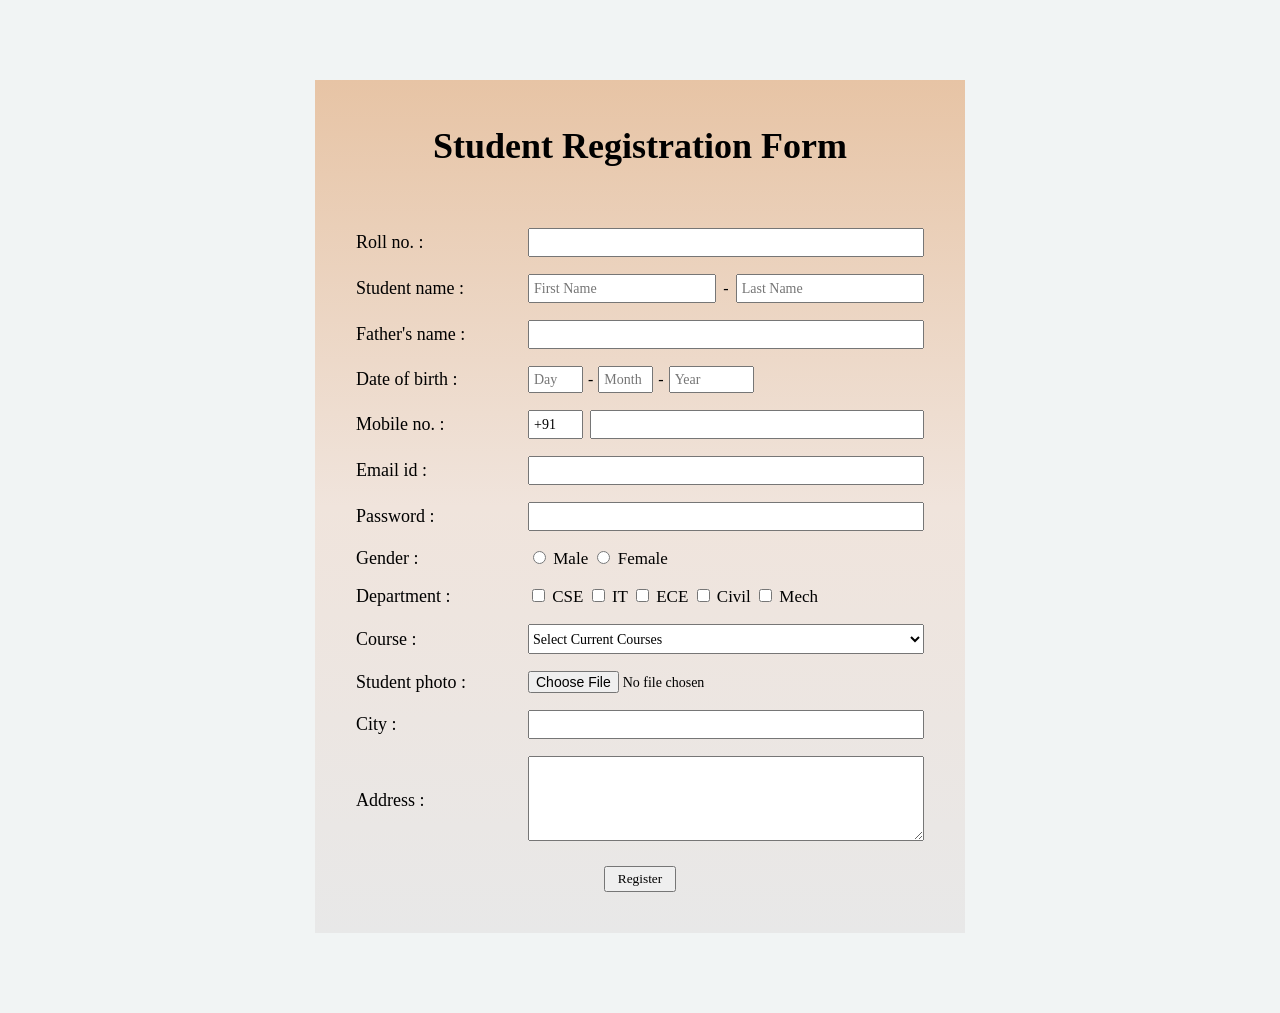
<file: css/form/formTugas1.html>
<!doctype html>
<html lang="en">
  <head>
    <meta charset="UTF-8" />
    <meta name="viewport" content="width=device-width, initial-scale=1.0" />
    <title>Student Registration Form</title>
    <style>
      body {
        font-family: "Times New Roman", serif;
        background-color: #f1f4f4;
      }
      .form-box {
        width: 650px;
        margin: 80px auto;
        padding: 25px 40px;
        background: linear-gradient(to bottom, #e7c4a5, #f0e4dc, #e8e8e8);
        box-sizing: border-box;
      }
      h1 {
        text-align: center;
        font-size: 36px;
        margin: 20px 0 45px;
      }
      table {
        width: 100%;
        border-spacing: 0 15px;
      }
      td:first-child {
        width: 170px;
        font-size: 18px;
        white-space: nowrap;
      }
      input,
      select,
      textarea {
        font-family: "Times New Roman", serif;
        font-size: 14px;
        box-sizing: border-box;
      }
      input[type="text"],
      input[type="email"],
      input[type="password"],
      input[type="tel"],
      input[type="number"] {
        width: 100%;
        height: 29px;
        padding: 4px;
      }
      .nama {
        display: flex;
        align-items: center;
        gap: 7px;
      }
      .nama input {
        min-width: 0;
        flex: 1;
      }
      .tanggal {
        display: flex;
        align-items: center;
        gap: 5px;
      }
      .tanggal input {
        width: 55px;
        height: 27px;
      }
      .tanggal input:last-of-type {
        width: 85px;
      }
      .telepon {
        display: flex;
        gap: 7px;
      }
      .telepon input:first-child {
        width: 55px;
      }
      .telepon input:last-child {
        flex: 1;
        min-width: 0;
      }
      .pilihan {
        white-space: nowrap;
        font-size: 17px;
      }
      select {
        width: 100%;
        height: 30px;
      }
      input[type="file"] {
        max-width: 100%;
      }
      textarea {
        width: 100%;
        height: 85px;
        resize: vertical;
      }
      .tombol {
        text-align: center;
        padding-top: 5px;
      }
      button {
        padding: 3px 12px;
        font-family: "Times New Roman", serif;
        cursor: pointer;
      }
      @media (max-width: 680px) {
        .form-box {
          width: 100%;
          margin: 20px auto;
          padding: 20px 15px;
        }
        h1 {
          font-size: 28px;
          margin-bottom: 30px;
        }
        td:first-child {
          width: 125px;
          font-size: 15px;
        }
        .pilihan {
          font-size: 14px;
        }
      }
    </style>
  </head>
  <body>
    <div class="form-box">
      <h1>Student Registration Form</h1>
      <form>
        <table>
          <tr>
            <td>Roll no. :</td>
            <td><input type="text" name="roll" /></td>
          </tr>
          <tr>
            <td>Student name :</td>
            <td>
              <div class="nama">
                <input type="text" name="first_name" placeholder="First Name" />
                <span>-</span>
                <input type="text" name="last_name" placeholder="Last Name" />
              </div>
            </td>
          </tr>
          <tr>
            <td>Father's name :</td>
            <td><input type="text" name="father_name" /></td>
          </tr>
          <tr>
            <td>Date of birth :</td>
            <td>
              <div class="tanggal">
                <input type="text" placeholder="Day" name="day" />
                <span>-</span>
                <input type="text" placeholder="Month" name="month" />
                <span>-</span>
                <input type="text" placeholder="Year" name="year" />
              </div>
            </td>
          </tr>
          <tr>
            <td>Mobile no. :</td>
            <td>
              <div class="telepon">
                <input type="text" value="+91" name="kode" />
                <input type="tel" name="mobile" />
              </div>
            </td>
          </tr>
          <tr>
            <td>Email id :</td>
            <td><input type="email" name="email" /></td>
          </tr>
          <tr>
            <td>Password :</td>
            <td><input type="password" name="password" /></td>
          </tr>
          <tr>
            <td>Gender :</td>
            <td class="pilihan">
              <label>
                <input type="radio" name="gender" value="Male" /> Male
              </label>
              <label>
                <input type="radio" name="gender" value="Female" /> Female
              </label>
            </td>
          </tr>
          <tr>
            <td>Department :</td>
            <td class="pilihan">
              <label
                ><input type="checkbox" name="department" value="CSE" />
                CSE</label
              >
              <label
                ><input type="checkbox" name="department" value="IT" />
                IT</label
              >
              <label
                ><input type="checkbox" name="department" value="ECE" />
                ECE</label
              >
              <label
                ><input type="checkbox" name="department" value="Civil" />
                Civil</label
              >
              <label
                ><input type="checkbox" name="department" value="Mech" />
                Mech</label
              >
            </td>
          </tr>
          <tr>
            <td>Course :</td>
            <td>
              <select name="course">
                <option value="">Select Current Courses</option>
                <option>Web Development</option>
                <option>Software Engineering</option>
                <option>Computer Science</option>
                <option>Information Technology</option>
              </select>
            </td>
          </tr>
          <tr>
            <td>Student photo :</td>
            <td><input type="file" name="photo" accept="image/*" /></td>
          </tr>
          <tr>
            <td>City :</td>
            <td><input type="text" name="city" /></td>
          </tr>
          <tr>
            <td>Address :</td>
            <td><textarea name="address"></textarea></td>
          </tr>
          <tr>
            <td colspan="2" class="tombol">
              <button type="submit">Register</button>
            </td>
          </tr>
        </table>
      </form>
    </div>
  </body>
</html>
</file>
<file: css/style.css>
/* =========================================================
   Y2K CUTE SCRAPBOOK PORTFOLIO
   Theme:
   Cream + Brown + Lime + Purple
   Cute / Bold / Playful / Editorial
========================================================= */

@import url('https://fonts.googleapis.com/css2?family=DM+Sans:wght@400;500;600;700&family=Fredoka:wght@400;500;600;700&family=Space+Grotesk:wght@400;500;600;700&display=swap');


/* =========================================================
   VARIABLES
========================================================= */

:root {
    --cream: #fff8e9;
    --cream-dark: #f3e7ca;

    --black: #201c1b;
    --brown: #51443e;
    --brown-light: #786b63;

    --lime: #caff55;
    --lime-dark: #a8dc32;

    --purple: #b99cff;
    --purple-dark: #8566df;

    --orange: #ff9c5b;
    --blue: #91d8ff;

    --white: #ffffff;

    --border: 2px solid var(--black);

    --shadow:
        6px 6px 0 var(--black);

    --shadow-small:
        4px 4px 0 var(--black);

    --radius: 22px;

    --transition:
        .25s cubic-bezier(.2,.8,.2,1);
}


/* =========================================================
   RESET
========================================================= */

* {
    margin: 0;
    padding: 0;
    box-sizing: border-box;
}

html {
    scroll-behavior: smooth;
    scroll-padding-top: 100px;
}

body {
    font-family: 'DM Sans', sans-serif;

    color: var(--black);

    background:
        radial-gradient(
            #d8ceb9 1px,
            transparent 1px
        );

    background-size: 18px 18px;

    background-color: var(--cream);

    line-height: 1.6;

    overflow-x: hidden;
}

img {
    display: block;
    max-width: 100%;
}

a {
    color: inherit;
    text-decoration: none;
}

button,
input,
textarea {
    font-family: inherit;
}

button {
    cursor: pointer;
}

.container {
    width: min(1120px, 90%);
    margin-inline: auto;
}


/* =========================================================
   SELECTION
========================================================= */

::selection {
    background: var(--lime);
    color: var(--black);
}


/* =========================================================
   SCROLLBAR
========================================================= */

::-webkit-scrollbar {
    width: 11px;
}

::-webkit-scrollbar-track {
    background: var(--cream-dark);
}

::-webkit-scrollbar-thumb {
    background: var(--black);
    border: 3px solid var(--cream-dark);
    border-radius: 20px;
}


/* =========================================================
   NAVBAR
========================================================= */

.navbar {
    position: sticky;

    top: 15px;

    z-index: 1000;

    width: min(1120px, 94%);

    margin: 15px auto 0;

    background: var(--cream);

    border: var(--border);

    box-shadow: var(--shadow-small);

    border-radius: 14px;
}

.nav-container {
    min-height: 70px;

    padding: 0 17px;

    display: flex;

    align-items: center;

    justify-content: space-between;

    gap: 20px;
}

.logo {
    display: inline-flex;

    align-items: center;

    gap: 9px;

    font-family: 'Fredoka', sans-serif;

    font-weight: 700;

    font-size: 1.15rem;
}

.logo span {
    width: 38px;
    height: 38px;

    display: grid;

    place-items: center;

    background: var(--lime);

    border: 2px solid var(--black);

    border-radius: 9px;

    box-shadow: 3px 3px 0 var(--black);

    transform: rotate(-6deg);

    transition: var(--transition);
}

.logo:hover span {
    transform:
        rotate(6deg)
        scale(1.08);
}

.nav-menu {
    display: flex;

    align-items: center;

    gap: 3px;

    list-style: none;
}

.nav-menu a {
    display: block;

    padding: 8px 10px;

    font-family: 'Space Grotesk', sans-serif;

    font-size: .75rem;

    font-weight: 600;

    border-radius: 8px;

    transition: var(--transition);
}

.nav-menu a:hover {
    color: var(--white);

    background: var(--black);

    transform: rotate(-2deg);
}

.nav-button {
    padding: 10px 16px;

    color: var(--black);

    background: var(--lime);

    border: 2px solid var(--black);

    border-radius: 10px;

    box-shadow: var(--shadow-small);

    font-family: 'Space Grotesk', sans-serif;

    font-size: .75rem;

    font-weight: 700;

    transition: var(--transition);
}

.nav-button:hover {
    transform:
        translate(3px, 3px);

    box-shadow:
        1px 1px 0 var(--black);
}


/* =========================================================
   HERO
========================================================= */

.hero {
    position: relative;

    min-height: calc(100vh - 80px);

    display: flex;

    align-items: center;

    padding: 100px 0;

    overflow: hidden;
}

.hero-container {
    position: relative;

    z-index: 2;

    display: grid;

    grid-template-columns:
        1.05fr
        .95fr;

    align-items: center;

    gap: 70px;
}

.hero::before {
    content: "HELLO!";

    position: absolute;

    top: 80px;

    right: -35px;

    color: transparent;

    -webkit-text-stroke:
        2px rgba(32,28,27,.08);

    font-family: 'Space Grotesk', sans-serif;

    font-size: clamp(6rem, 16vw, 13rem);

    font-weight: 700;

    transform: rotate(-8deg);
}

.hero::after {
    content: "✦";

    position: absolute;

    left: 7%;

    bottom: 13%;

    color: var(--purple);

    font-size: 60px;

    transform: rotate(15deg);

    animation: wiggle 3s ease-in-out infinite;
}

.badge {
    display: inline-flex;

    align-items: center;

    gap: 7px;

    padding: 7px 13px;

    margin-bottom: 18px;

    background: var(--lime);

    border: var(--border);

    border-radius: 8px;

    box-shadow: var(--shadow-small);

    font-family: 'Space Grotesk', sans-serif;

    font-size: .7rem;

    font-weight: 700;

    transform: rotate(-2deg);
}

.badge::before {
    content: "✦";
}

.salam {
    margin-bottom: 3px;

    color: var(--brown-light);

    font-size: .9rem;
}

.hero h1 {
    max-width: 700px;

    font-family: 'Fredoka', sans-serif;

    font-size:
        clamp(
            3.5rem,
            7vw,
            6.3rem
        );

    line-height: .88;

    letter-spacing: -4px;

    margin-bottom: 20px;
}

.hero h1 span,
.section-heading h2 span,
.about-content h3 span,
.contact-text h2 span {
    color: var(--purple-dark);

    text-decoration:
        underline
        5px
        var(--lime);
}

.hero h2 {
    max-width: 600px;

    font-family: 'Space Grotesk', sans-serif;

    font-size: 1.35rem;

    font-weight: 600;

    margin-bottom: 15px;
}

.deskripsi {
    max-width: 560px;

    color: var(--brown-light);

    font-size: .88rem;

    margin-bottom: 25px;
}

.hero-buttons {
    display: flex;

    flex-wrap: wrap;

    gap: 12px;
}

.btn {
    min-height: 47px;

    display: inline-flex;

    align-items: center;

    justify-content: center;

    padding: 11px 21px;

    border: 2px solid var(--black);

    border-radius: 10px;

    font-size: .78rem;

    font-weight: 700;

    transition: var(--transition);
}

.btn-primary {
    color: var(--black);

    background: var(--lime);

    box-shadow: var(--shadow);
}

.btn-primary:hover {
    transform:
        translate(4px, 4px);

    box-shadow:
        2px 2px 0 var(--black);
}

.btn-secondary {
    background: var(--white);

    box-shadow: var(--shadow-small);
}

.btn-secondary:hover {
    color: white;

    background: var(--black);

    transform:
        translateY(-3px);
}

.social-mini {
    display: flex;

    flex-wrap: wrap;

    gap: 8px;

    margin-top: 25px;
}

.social-mini span {
    padding: 5px 10px;

    background: white;

    border: 1.5px solid var(--black);

    border-radius: 50px;

    font-size: .65rem;

    transition: var(--transition);
}

.social-mini span:hover {
    background: var(--purple);

    transform: rotate(-3deg);
}


/* =========================================================
   HERO IMAGE
========================================================= */

.hero-image {
    position: relative;

    min-height: 510px;

    display: grid;

    place-items: center;
}

.circle-bg {
    position: absolute;

    width: 390px;
    height: 390px;

    background: var(--purple);

    border:
        3px
        solid
        var(--black);

    border-radius:
        46%
        54%
        42%
        58%;

    transform: rotate(-9deg);

    box-shadow:
        9px 9px 0 var(--black);

    animation:
        blob 7s ease-in-out infinite;
}

.image-wrapper {
    position: relative;

    z-index: 3;

    width: 310px;
    height: 400px;

    overflow: hidden;

    background: var(--orange);

    border:
        3px
        solid
        var(--black);

    border-radius: 45% 45% 12px 12px;

    box-shadow:
        9px 9px 0 var(--black);

    transform: rotate(4deg);

    transition: var(--transition);
}

.image-wrapper:hover {
    transform:
        rotate(-1deg)
        translateY(-6px);
}

.image-wrapper img {
    width: 100%;
    height: 100%;

    object-fit: cover;

    transition: .5s ease;
}

.image-wrapper:hover img {
    transform: scale(1.05);
}

.floating-card {
    position: absolute;

    z-index: 5;

    width: 88px;
    height: 88px;

    display: flex;

    flex-direction: column;

    align-items: center;

    justify-content: center;

    background: var(--cream);

    border: var(--border);

    border-radius: 12px;

    box-shadow: var(--shadow-small);

    font-size: 1.6rem;

    animation:
        float 4s ease-in-out infinite;
}

.floating-card span {
    margin-top: 2px;

    font-family: 'Space Grotesk', sans-serif;

    font-size: .6rem;

    font-weight: 700;
}

.card-one {
    left: 0;

    top: 18%;

    transform: rotate(-8deg);
}

.card-two {
    right: 0;

    bottom: 17%;

    transform: rotate(7deg);

    animation-delay: 1s;
}

.star {
    position: absolute;

    z-index: 4;

    color: var(--black);

    font-size: 2rem;
}

.star-one {
    top: 7%;

    right: 9%;

    color: var(--lime);

    -webkit-text-stroke: 1px var(--black);
}

.star-two {
    bottom: 8%;

    left: 8%;

    color: var(--orange);
}


/* =========================================================
   SECTION
========================================================= */

.section {
    position: relative;

    padding: 105px 0;
}

.section:nth-child(even) {
    background:
        var(--cream-dark);
}

.section-heading {
    max-width: 700px;

    margin:
        0
        auto
        55px;

    text-align: center;
}

.section-label {
    display: inline-block;

    padding: 5px 11px;

    margin-bottom: 10px;

    color: var(--black);

    background: var(--lime);

    border: 2px solid var(--black);

    border-radius: 6px;

    box-shadow:
        3px 3px 0 var(--black);

    font-family: 'Space Grotesk', sans-serif;

    font-size: .62rem;

    font-weight: 800;

    letter-spacing: 1.5px;

    transform: rotate(-2deg);
}

.section-heading h2 {
    font-family: 'Fredoka', sans-serif;

    font-size:
        clamp(
            2.3rem,
            5vw,
            3.5rem
        );

    line-height: 1;

    letter-spacing: -1px;

    margin-bottom: 13px;
}

.section-heading p {
    color: var(--brown-light);

    font-size: .83rem;
}


/* =========================================================
   ABOUT
========================================================= */

.about-grid {
    display: grid;

    grid-template-columns:
        .8fr
        1.2fr;

    align-items: center;

    gap: 70px;
}

.about-image {
    position: relative;

    max-width: 390px;

    margin: auto;
}

.about-image::after {
    content: "that's me!";

    position: absolute;

    right: -20px;

    bottom: 25px;

    padding: 8px 12px;

    background: var(--lime);

    border: var(--border);

    border-radius: 7px;

    box-shadow: var(--shadow-small);

    font-family: 'Fredoka', sans-serif;

    font-size: .8rem;

    transform: rotate(8deg);
}

.about-image img {
    width: 100%;

    aspect-ratio: 1;

    object-fit: cover;

    background: var(--orange);

    border: 3px solid var(--black);

    border-radius: 15px;

    box-shadow:
        9px 9px 0 var(--black);

    transform: rotate(-3deg);

    transition: var(--transition);
}

.about-image:hover img {
    transform:
        rotate(1deg)
        scale(1.02);
}

.about-decoration {
    position: absolute;

    z-index: 4;

    top: -22px;

    left: -22px;

    width: 62px;
    height: 62px;

    display: grid;

    place-items: center;

    background: var(--purple);

    border: var(--border);

    border-radius: 50%;

    box-shadow: var(--shadow-small);

    font-size: 1.7rem;

    transform: rotate(-12deg);
}

.about-content h3 {
    font-family: 'Fredoka', sans-serif;

    font-size: 2rem;

    margin-bottom: 15px;
}

.about-content p {
    color: var(--brown-light);

    font-size: .84rem;

    margin-bottom: 14px;
}

.about-info {
    display: grid;

    grid-template-columns: 1fr 1fr;

    gap: 12px;

    margin-top: 25px;
}

.about-info div {
    display: flex;

    align-items: center;

    gap: 10px;

    padding: 13px;

    background: var(--white);

    border: 2px solid var(--black);

    border-radius: 10px;

    box-shadow:
        3px 3px 0 var(--black);

    font-size: .72rem;

    transition: var(--transition);
}

.about-info div:hover {
    background: var(--lime);

    transform:
        translate(3px, 3px);

    box-shadow:
        0 0 0 var(--black);
}

.about-info strong {
    font-size: 1.1rem;
}


/* =========================================================
   SKILLS
========================================================= */

.skills-grid {
    display: grid;

    grid-template-columns:
        repeat(4, 1fr);

    gap: 18px;
}

.skill-card {
    position: relative;

    padding: 25px 20px;

    background: var(--white);

    border: var(--border);

    border-radius: 13px;

    box-shadow: var(--shadow);

    transition: var(--transition);
}

.skill-card:nth-child(2) {
    transform: rotate(1deg);
}

.skill-card:nth-child(3) {
    transform: rotate(-1deg);
}

.skill-card:hover {
    transform:
        translateY(-8px)
        rotate(0);

    box-shadow:
        9px 12px 0 var(--black);
}

.skill-card::before {
    content: "★";

    position: absolute;

    top: -12px;

    right: 14px;

    color: var(--lime);

    -webkit-text-stroke: 2px var(--black);

    font-size: 24px;
}

.skill-icon {
    width: 55px;
    height: 55px;

    display: grid;

    place-items: center;

    margin-bottom: 15px;

    background: var(--purple);

    border: 2px solid var(--black);

    border-radius: 12px;

    box-shadow:
        3px 3px 0 var(--black);

    font-size: 1.5rem;
}

.skill-card h3 {
    font-family: 'Fredoka', sans-serif;

    font-size: 1.15rem;

    margin-bottom: 7px;
}

.skill-card p {
    min-height: 70px;

    color: var(--brown-light);

    font-size: .72rem;
}

.progress {
    height: 8px;

    margin-top: 14px;

    background: #ded5c8;

    border:
        1.5px
        solid
        var(--black);

    border-radius: 20px;

    overflow: hidden;
}

.progress span {
    display: block;

    height: 100%;

    background: var(--lime);

    border-right:
        2px
        solid
        var(--black);
}

.skill-card small {
    display: block;

    margin-top: 6px;

    font-size: .65rem;

    font-weight: 800;

    text-align: right;
}


/* =========================================================
   PORTFOLIO
========================================================= */

.portfolio-grid {
    display: grid;

    grid-template-columns:
        repeat(3, 1fr);

    gap: 25px;
}

.portfolio-card {
    overflow: hidden;

    background: var(--white);

    border: var(--border);

    border-radius: 15px;

    box-shadow: var(--shadow);

    transition: var(--transition);
}

.portfolio-card:nth-child(2) {
    transform: translateY(18px);
}

.portfolio-card:hover {
    transform:
        translateY(-8px)
        rotate(-1deg);

    box-shadow:
        9px 11px 0 var(--black);
}

.portfolio-card:nth-child(2):hover {
    transform:
        translateY(8px)
        rotate(1deg);
}

.portfolio-image {
    position: relative;

    height: 215px;

    display: grid;

    place-items: center;

    overflow: hidden;

    font-size: 4rem;

    border-bottom:
        2px
        solid
        var(--black);
}

.portfolio-image::before {
    content: "";

    position: absolute;

    width: 140px;
    height: 140px;

    border:
        3px
        dashed
        var(--black);

    border-radius: 50%;

    transition: .5s ease;
}

.portfolio-card:hover
.portfolio-image::before {
    transform:
        rotate(25deg)
        scale(1.15);
}

.portfolio-image.pink {
    background: var(--orange);
}

.portfolio-image.purple {
    background: var(--purple);
}

.portfolio-image.blue {
    background: var(--blue);
}

.portfolio-content {
    padding: 22px;
}

.project-category {
    color: var(--purple-dark);

    font-family: 'Space Grotesk', sans-serif;

    font-size: .62rem;

    font-weight: 800;

    letter-spacing: 1px;
}

.portfolio-content h3 {
    font-family: 'Fredoka', sans-serif;

    font-size: 1.25rem;

    margin: 6px 0;
}

.portfolio-content p {
    color: var(--brown-light);

    font-size: .75rem;

    margin-bottom: 16px;
}

.project-link {
    display: inline-block;

    padding: 5px 9px;

    color: var(--black);

    background: var(--lime);

    border:
        1.5px
        solid
        var(--black);

    border-radius: 6px;

    font-size: .68rem;

    font-weight: 800;

    transition: var(--transition);
}

.project-link:hover {
    color: white;

    background: var(--black);
}


/* =========================================================
   EDUCATION / TIMELINE
========================================================= */

.education-section {
    background: var(--cream-dark);
}

.timeline {
    position: relative;

    max-width: 850px;

    margin: auto;
}

.timeline::before {
    content: "";

    position: absolute;

    left: 29px;

    top: 0;
    bottom: 0;

    width: 3px;

    background: var(--black);
}

.timeline-item {
    position: relative;

    display: grid;

    grid-template-columns:
        60px
        1fr;

    gap: 20px;

    margin-bottom: 32px;
}

.timeline-dot {
    position: relative;

    z-index: 2;

    width: 58px;
    height: 58px;

    display: grid;

    place-items: center;

    background: var(--lime);

    border: 3px solid var(--black);

    border-radius: 50%;

    box-shadow: var(--shadow-small);

    font-size: 1.25rem;

    transition: var(--transition);
}

.timeline-item:nth-child(even)
.timeline-dot {
    background: var(--purple);
}

.timeline-item:hover .timeline-dot {
    transform:
        scale(1.1)
        rotate(12deg);
}

.timeline-content {
    padding: 24px;

    background: var(--white);

    border: var(--border);

    border-radius: 14px;

    box-shadow: var(--shadow);

    transition: var(--transition);
}

.timeline-content:hover {
    transform:
        translateX(5px);
}

.timeline-year {
    color: var(--purple-dark);

    font-family: 'Space Grotesk', sans-serif;

    font-size: .65rem;

    font-weight: 800;

    letter-spacing: 1px;

    text-transform: uppercase;
}

.timeline-content h3 {
    font-family: 'Fredoka', sans-serif;

    font-size: 1.3rem;

    margin: 5px 0 8px;
}

.timeline-content p {
    color: var(--brown-light);

    font-size: .78rem;

    margin-bottom: 15px;
}

.timeline-content img {
    width: 100%;

    height: 240px;

    object-fit: cover;

    border:
        3px
        solid
        var(--black);

    border-radius: 10px;

    box-shadow:
        5px
        5px
        0
        var(--black);

    transition: var(--transition);
}

.timeline-content:hover img {
    transform: rotate(-1deg);
}


/* =========================================================
   EXPERIENCE
========================================================= */

.experience-grid {
    display: grid;

    grid-template-columns:
        repeat(3, 1fr);

    gap: 20px;
}

.experience-card {
    padding: 32px 24px;

    background: var(--white);

    border: var(--border);

    border-radius: 14px;

    box-shadow: var(--shadow);

    text-align: center;

    transition: var(--transition);
}

.experience-card:nth-child(2) {
    background: var(--lime);
}

.experience-card:nth-child(3) {
    background: var(--purple);
}

.experience-card:hover {
    transform:
        translateY(-8px)
        rotate(-2deg);

    box-shadow:
        9px 10px 0 var(--black);
}

.experience-icon {
    width: 68px;
    height: 68px;

    display: grid;

    place-items: center;

    margin: 0 auto 17px;

    background: var(--cream);

    border: 2px solid var(--black);

    border-radius: 50%;

    box-shadow:
        3px 3px 0 var(--black);

    font-size: 1.9rem;
}

.experience-card h3 {
    font-family: 'Fredoka', sans-serif;

    font-size: 1.2rem;

    margin-bottom: 7px;
}

.experience-card p {
    color: var(--brown);

    font-size: .76rem;
}


/* =========================================================
   BLOG
========================================================= */

.blog-section {
    background: var(--cream);
}

.blog-grid {
    display: grid;

    grid-template-columns:
        repeat(3, 1fr);

    gap: 20px;
}

.blog-card {
    display: grid;

    grid-template-columns:
        53px
        1fr;

    gap: 15px;

    padding: 23px;

    background: white;

    border: var(--border);

    border-radius: 13px;

    box-shadow: var(--shadow);

    transition: var(--transition);
}

.blog-card:hover {
    transform:
        translateY(-7px)
        rotate(1deg);

    box-shadow:
        8px 10px 0 var(--black);
}

.blog-number {
    width: 48px;
    height: 48px;

    display: grid;

    place-items: center;

    background: var(--lime);

    border: 2px solid var(--black);

    border-radius: 10px;

    box-shadow:
        3px 3px 0 var(--black);

    font-family: 'Fredoka', sans-serif;

    font-weight: 700;
}

.blog-card span {
    color: var(--purple-dark);

    font-family: 'Space Grotesk', sans-serif;

    font-size: .6rem;

    font-weight: 800;

    letter-spacing: 1px;

    text-transform: uppercase;
}

.blog-card h3 {
    font-family: 'Fredoka', sans-serif;

    font-size: 1.1rem;

    line-height: 1.3;

    margin: 5px 0 8px;
}

.blog-card p {
    color: var(--brown-light);

    font-size: .73rem;

    margin-bottom: 11px;
}

.blog-card a {
    color: var(--purple-dark);

    font-size: .7rem;

    font-weight: 800;
}


/* =========================================================
   CONTACT
========================================================= */

.contact-section {
    background: var(--cream-dark);
}

.contact-box {
    position: relative;

    display: grid;

    grid-template-columns:
        1fr
        .85fr;

    gap: 55px;

    padding: 55px;

    background: var(--purple);

    border:
        3px
        solid
        var(--black);

    border-radius: 20px;

    box-shadow:
        10px
        10px
        0
        var(--black);

    overflow: hidden;
}

.contact-box::after {
    content: "LET'S TALK!";

    position: absolute;

    right: -20px;

    bottom: -35px;

    color: rgba(255,255,255,.18);

    font-family: 'Space Grotesk', sans-serif;

    font-size: 6rem;

    font-weight: 800;

    transform: rotate(-10deg);
}

.contact-text {
    position: relative;

    z-index: 2;
}

.contact-text h2 {
    font-family: 'Fredoka', sans-serif;

    font-size:
        clamp(
            2.5rem,
            5vw,
            3.7rem
        );

    line-height: .95;

    margin-bottom: 15px;
}

.contact-text > p {
    max-width: 520px;

    color: var(--brown);

    font-size: .82rem;

    margin-bottom: 25px;
}

.contact-list {
    display: grid;

    gap: 12px;
}

.contact-item {
    display: flex;

    align-items: center;

    gap: 12px;
}

.contact-item > div:first-child {
    width: 43px;
    height: 43px;

    display: grid;

    place-items: center;

    flex-shrink: 0;

    background: var(--lime);

    border:
        2px
        solid
        var(--black);

    border-radius: 9px;

    box-shadow:
        3px
        3px
        0
        var(--black);
}

.contact-item small {
    display: block;

    color: var(--brown);

    font-size: .6rem;
}

.contact-item strong {
    display: block;

    font-size: .74rem;

    word-break: break-word;
}

.contact-form {
    position: relative;

    z-index: 3;

    padding: 27px;

    background: var(--cream);

    border: var(--border);

    border-radius: 15px;

    box-shadow:
        7px
        7px
        0
        var(--black);
}

.form-decoration {
    position: absolute;

    top: -18px;

    right: 20px;

    width: 48px;
    height: 48px;

    display: grid;

    place-items: center;

    background: var(--lime);

    border: var(--border);

    border-radius: 50%;

    box-shadow:
        3px
        3px
        0
        var(--black);
}

.contact-form h3 {
    font-family: 'Fredoka', sans-serif;

    font-size: 1.45rem;

    margin-bottom: 17px;
}

.contact-form form {
    display: grid;

    gap: 11px;
}

.contact-form input,
.contact-form textarea {
    width: 100%;

    padding: 12px 14px;

    outline: none;

    color: var(--black);

    background: white;

    border:
        2px
        solid
        var(--black);

    border-radius: 9px;

    font-size: .75rem;

    transition: var(--transition);
}

.contact-form textarea {
    min-height: 120px;

    resize: vertical;
}

.contact-form input:focus,
.contact-form textarea:focus {
    background: var(--lime);

    transform: translate(-2px,-2px);

    box-shadow:
        4px
        4px
        0
        var(--black);
}

.contact-form button {
    border: none;
}


/* =========================================================
   FOOTER
========================================================= */

footer {
    background: var(--black);

    color: white;
}

.footer-container {
    min-height: 165px;

    display: flex;

    align-items: center;

    justify-content: space-between;

    gap: 30px;
}

footer .logo {
    color: white;
}

footer .logo span {
    color: var(--black);
}

footer p {
    margin-top: 9px;

    color: #aaa19b;

    font-size: .68rem;
}

.footer-links {
    display: flex;

    flex-wrap: wrap;

    gap: 17px;
}

.footer-links a {
    color: #d5cec8;

    font-size: .68rem;

    transition: var(--transition);
}

.footer-links a:hover {
    color: var(--lime);

    transform: translateY(-2px);
}

.copyright {
    padding: 18px 10px;

    color: #938b85;

    border-top:
        1px
        solid
        rgba(255,255,255,.12);

    font-size: .62rem;

    text-align: center;
}


/* =========================================================
   ANIMATION
========================================================= */

@keyframes float {

    0%,
    100% {
        transform: translateY(0) rotate(7deg);
    }

    50% {
        transform:
            translateY(-12px)
            rotate(3deg);
    }
}

@keyframes wiggle {

    0%,
    100% {
        transform: rotate(15deg) scale(1);
    }

    50% {
        transform: rotate(-8deg) scale(1.15);
    }
}

@keyframes blob {

    0%,
    100% {
        border-radius:
            46% 54% 42% 58%;
    }

    50% {
        border-radius:
            55% 45% 58% 42%;
    }
}


/* =========================================================
   TABLET
========================================================= */

@media (max-width: 1000px) {

    .nav-menu a {
        padding-inline: 7px;

        font-size: .7rem;
    }

    .hero-container {
        grid-template-columns:
            1fr
            .8fr;

        gap: 35px;
    }

    .hero h1 {
        font-size: 3.8rem;
    }

    .circle-bg {
        width: 320px;
        height: 320px;
    }

    .image-wrapper {
        width: 270px;
        height: 350px;
    }

    .skills-grid {
        grid-template-columns:
            repeat(2,1fr);
    }

    .portfolio-grid,
    .experience-grid,
    .blog-grid {
        grid-template-columns:
            repeat(2,1fr);
    }

    .portfolio-card:last-child,
    .experience-card:last-child,
    .blog-card:last-child {
        grid-column: span 2;
    }
}


/* =========================================================
   MOBILE
========================================================= */

@media (max-width: 768px) {

    .container {
        width: 92%;
    }


    /* NAV */

    .navbar {
        position: relative;

        top: 0;

        width: 100%;

        margin: 0;

        border-radius:
            0
            0
            13px
            13px;
    }

    .nav-container {
        min-height: auto;

        padding: 13px 10px;

        flex-wrap: wrap;

        justify-content: center;
    }

    .logo {
        width: 100%;

        justify-content: center;
    }

    nav {
        width: 100%;

        overflow-x: auto;

        scrollbar-width: none;
    }

    nav::-webkit-scrollbar {
        display: none;
    }

    .nav-menu {
        width: max-content;

        margin: auto;

        gap: 2px;
    }

    .nav-menu a {
        padding: 7px 8px;

        font-size: .63rem;

        white-space: nowrap;
    }

    .nav-button {
        display: none;
    }


    /* HERO */

    .hero {
        min-height: auto;

        padding: 65px 0 80px;
    }

    .hero-container {
        grid-template-columns: 1fr;

        text-align: center;
    }

    .hero-text {
        order: 1;
    }

    .hero-image {
        order: 2;

        min-height: 390px;

        margin-top: 10px;
    }

    .hero h1 {
        font-size:
            clamp(
                2.9rem,
                13vw,
                4.3rem
            );

        letter-spacing: -2px;
    }

    .hero h2 {
        font-size: 1.15rem;
    }

    .deskripsi {
        margin-inline: auto;
    }

    .hero-buttons {
        justify-content: center;
    }

    .social-mini {
        justify-content: center;
    }

    .circle-bg {
        width: 285px;
        height: 285px;
    }

    .image-wrapper {
        width: 235px;
        height: 305px;
    }

    .floating-card {
        width: 72px;
        height: 72px;

        font-size: 1.25rem;
    }

    .floating-card span {
        font-size: .53rem;
    }

    .card-one {
        left: 3%;
        top: 18%;
    }

    .card-two {
        right: 3%;
        bottom: 15%;
    }


    /* SECTION */

    .section {
        padding: 75px 0;
    }

    .section-heading {
        margin-bottom: 40px;
    }


    /* ABOUT */

    .about-grid {
        grid-template-columns: 1fr;

        gap: 40px;
    }

    .about-image {
        max-width: 320px;
    }

    .about-content {
        text-align: center;
    }

    .about-info {
        text-align: left;
    }


    /* SKILLS */

    .skills-grid {
        grid-template-columns:
            1fr 1fr;

        gap: 13px;
    }

    .skill-card {
        padding: 21px 16px;
    }

    .skill-card:nth-child(2),
    .skill-card:nth-child(3) {
        transform: none;
    }


    /* CARDS */

    .portfolio-grid,
    .experience-grid,
    .blog-grid {
        grid-template-columns: 1fr;
    }

    .portfolio-card:nth-child(2) {
        transform: none;
    }

    .portfolio-card:last-child,
    .experience-card:last-child,
    .blog-card:last-child {
        grid-column: auto;
    }


    /* TIMELINE */

    .timeline::before {
        left: 23px;
    }

    .timeline-item {
        grid-template-columns:
            48px
            1fr;

        gap: 13px;
    }

    .timeline-dot {
        width: 48px;
        height: 48px;
    }

    .timeline-content {
        padding: 18px;
    }

    .timeline-content img {
        height: 210px;
    }


    /* CONTACT */

    .contact-box {
        grid-template-columns: 1fr;

        gap: 35px;

        padding: 35px 23px;

        box-shadow:
            7px
            7px
            0
            var(--black);
    }

    .contact-text {
        text-align: center;
    }

    .contact-text > p {
        margin-inline: auto;
    }

    .contact-list {
        text-align: left;
    }


    /* FOOTER */

    .footer-container {
        padding: 40px 0;

        flex-direction: column;

        text-align: center;
    }

    .footer-links {
        justify-content: center;
    }
}


/* =========================================================
   SMALL MOBILE
========================================================= */

@media (max-width: 480px) {

    .hero {
        padding-top: 50px;
    }

    .hero::before {
        font-size: 5rem;
    }

    .hero h1 {
        font-size: 2.7rem;
    }

    .hero h2 {
        font-size: 1rem;
    }

    .deskripsi {
        font-size: .76rem;
    }

    .hero-buttons {
        width: 100%;
    }

    .btn {
        width: 100%;
    }

    .hero-image {
        min-height: 340px;
    }

    .circle-bg {
        width: 245px;
        height: 245px;
    }

    .image-wrapper {
        width: 205px;
        height: 270px;
    }

    .floating-card {
        width: 62px;
        height: 62px;
    }

    .card-one {
        left: 0;
    }

    .card-two {
        right: 0;
    }


    /* ABOUT */

    .about-info {
        grid-template-columns: 1fr;
    }


    /* SKILLS */

    .skills-grid {
        grid-template-columns: 1fr;
    }


    /* PORTFOLIO */

    .portfolio-image {
        height: 180px;
    }


    /* TIMELINE */

    .timeline::before {
        left: 21px;
    }

    .timeline-item {
        grid-template-columns:
            43px
            1fr;

        gap: 10px;
    }

    .timeline-dot {
        width: 43px;
        height: 43px;

        font-size: 1rem;
    }

    .timeline-content {
        padding: 15px;

        border-radius: 11px;
    }

    .timeline-content h3 {
        font-size: 1.05rem;
    }

    .timeline-content p {
        font-size: .71rem;
    }

    .timeline-content img {
        height: 170px;

        border-width: 2px;
    }


    /* CONTACT */

    .contact-box {
        padding: 30px 17px;
    }

    .contact-text h2 {
        font-size: 2.25rem;
    }

    .contact-form {
        padding: 21px 16px;
    }


    /* BLOG */

    .blog-card {
        grid-template-columns:
            44px
            1fr;

        padding: 18px;
    }

    .blog-number {
        width: 42px;
        height: 42px;
    }
}


/* =========================================================
   VERY SMALL
========================================================= */

@media (max-width: 360px) {

    .nav-menu a {
        padding-inline: 5px;

        font-size: .58rem;
    }

    .hero h1 {
        font-size: 2.3rem;
    }

    .circle-bg {
        width: 215px;
        height: 215px;
    }

    .image-wrapper {
        width: 180px;
        height: 240px;
    }

    .floating-card {
        width: 55px;
        height: 55px;

        font-size: .95rem;
    }

    .floating-card span {
        font-size: .46rem;
    }

    .timeline-content img {
        height: 150px;
    }
}


/* =========================================================
   REDUCED MOTION
========================================================= */

@media (prefers-reduced-motion: reduce) {

    *,
    *::before,
    *::after {
        scroll-behavior: auto !important;

        animation-duration: .01ms !important;

        animation-iteration-count: 1 !important;

        transition-duration: .01ms !important;
    }
}
</file>
